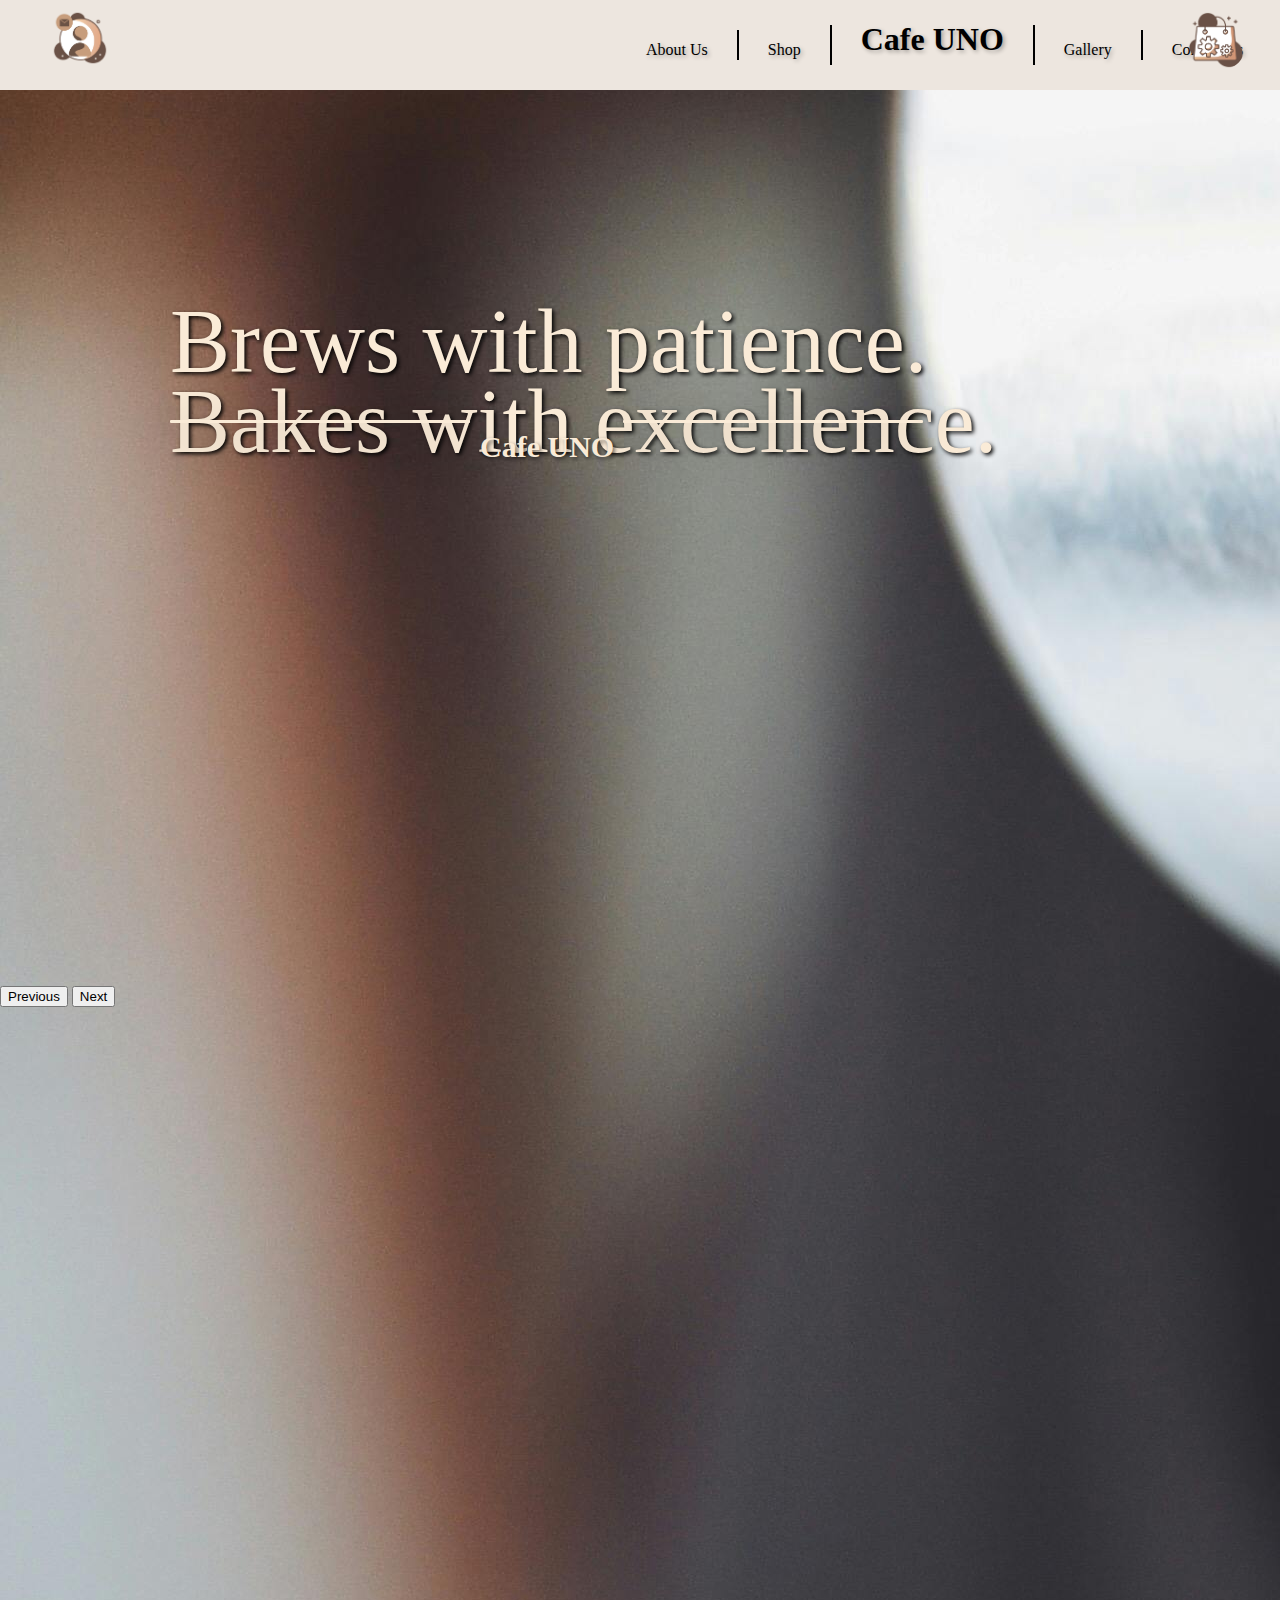
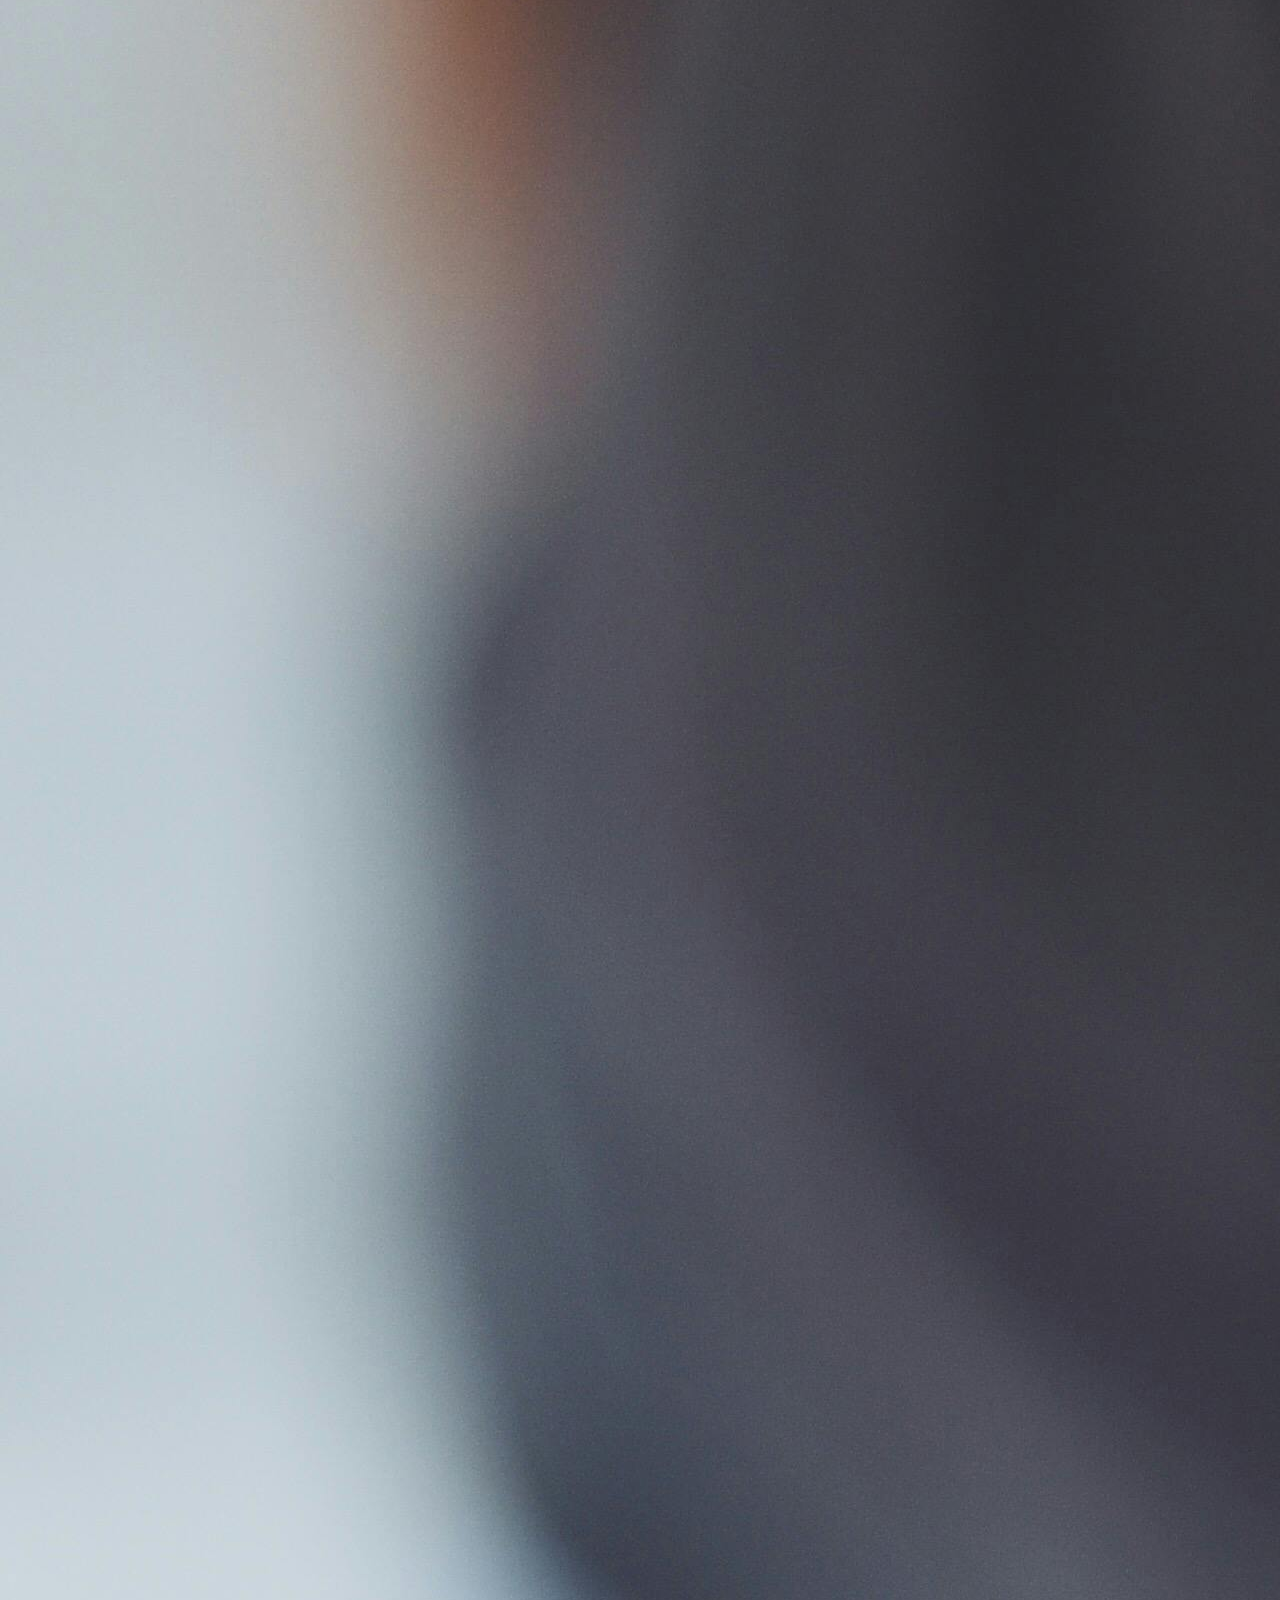
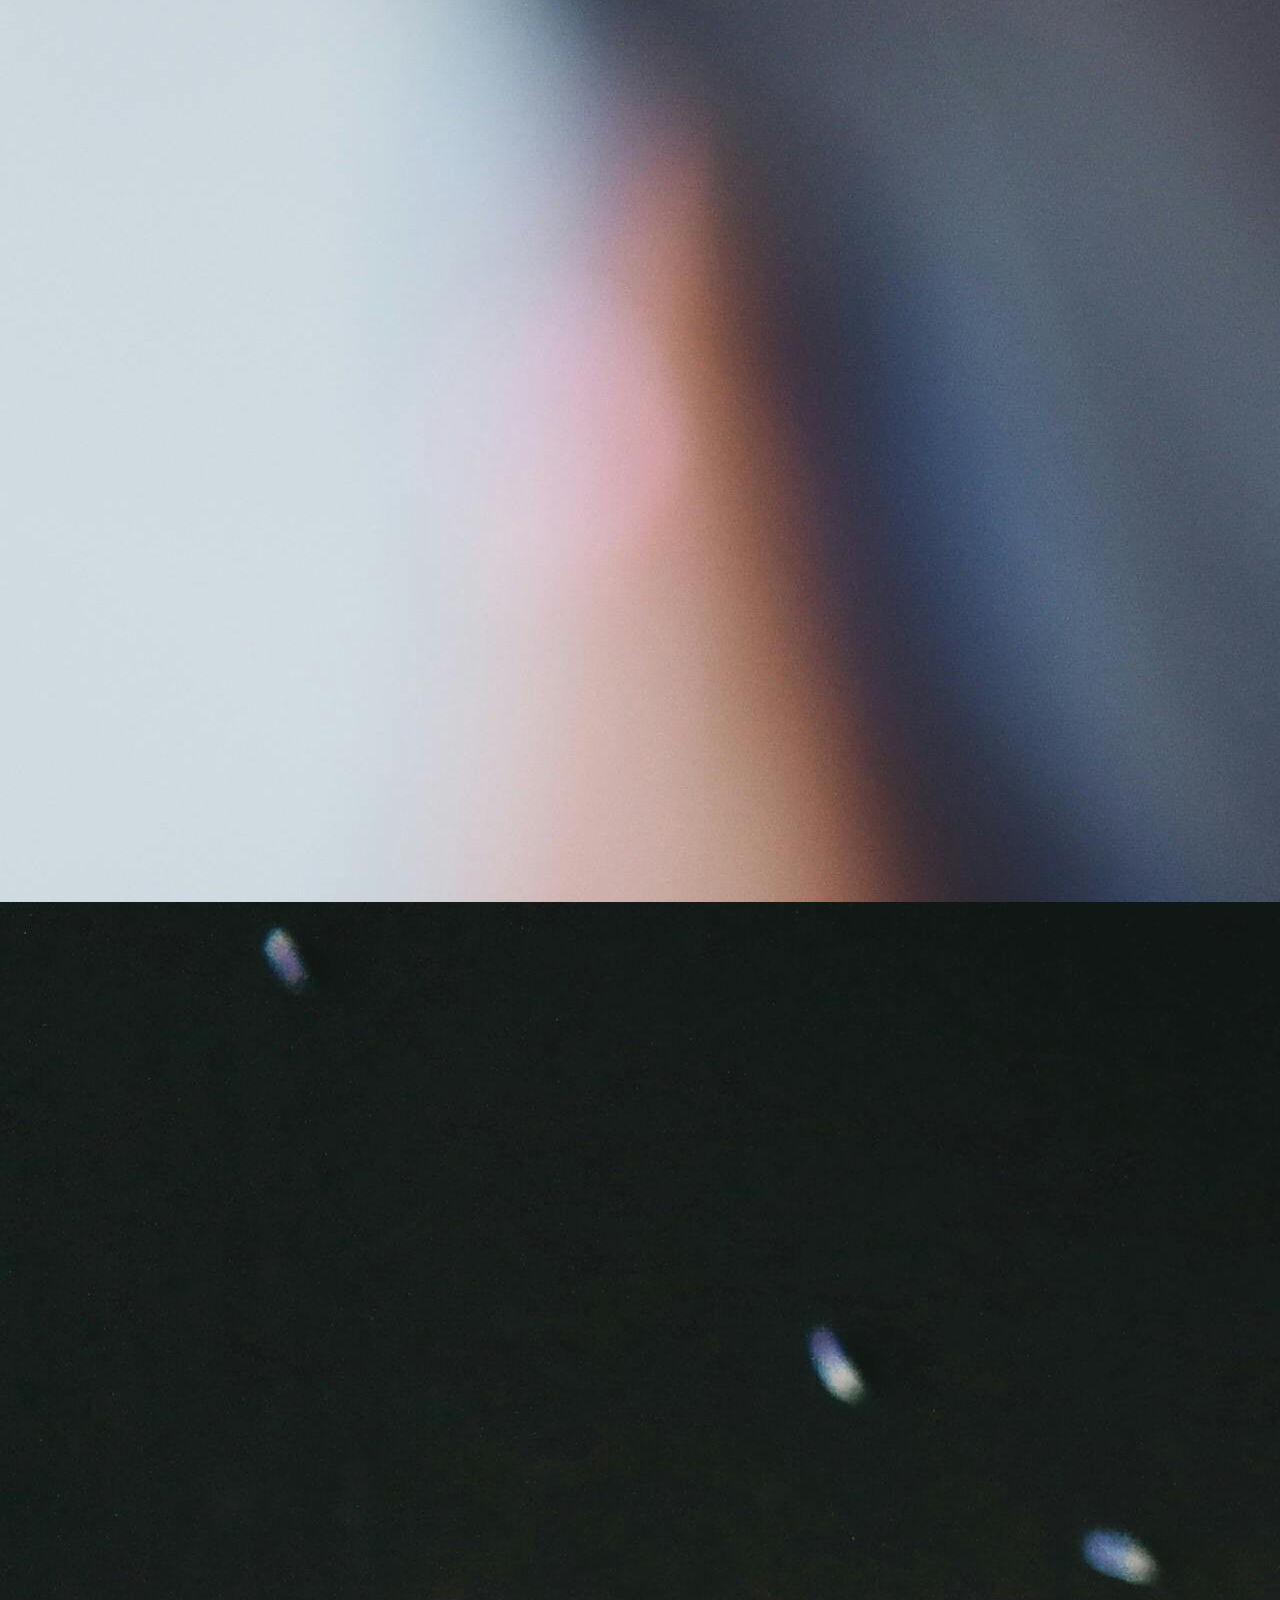
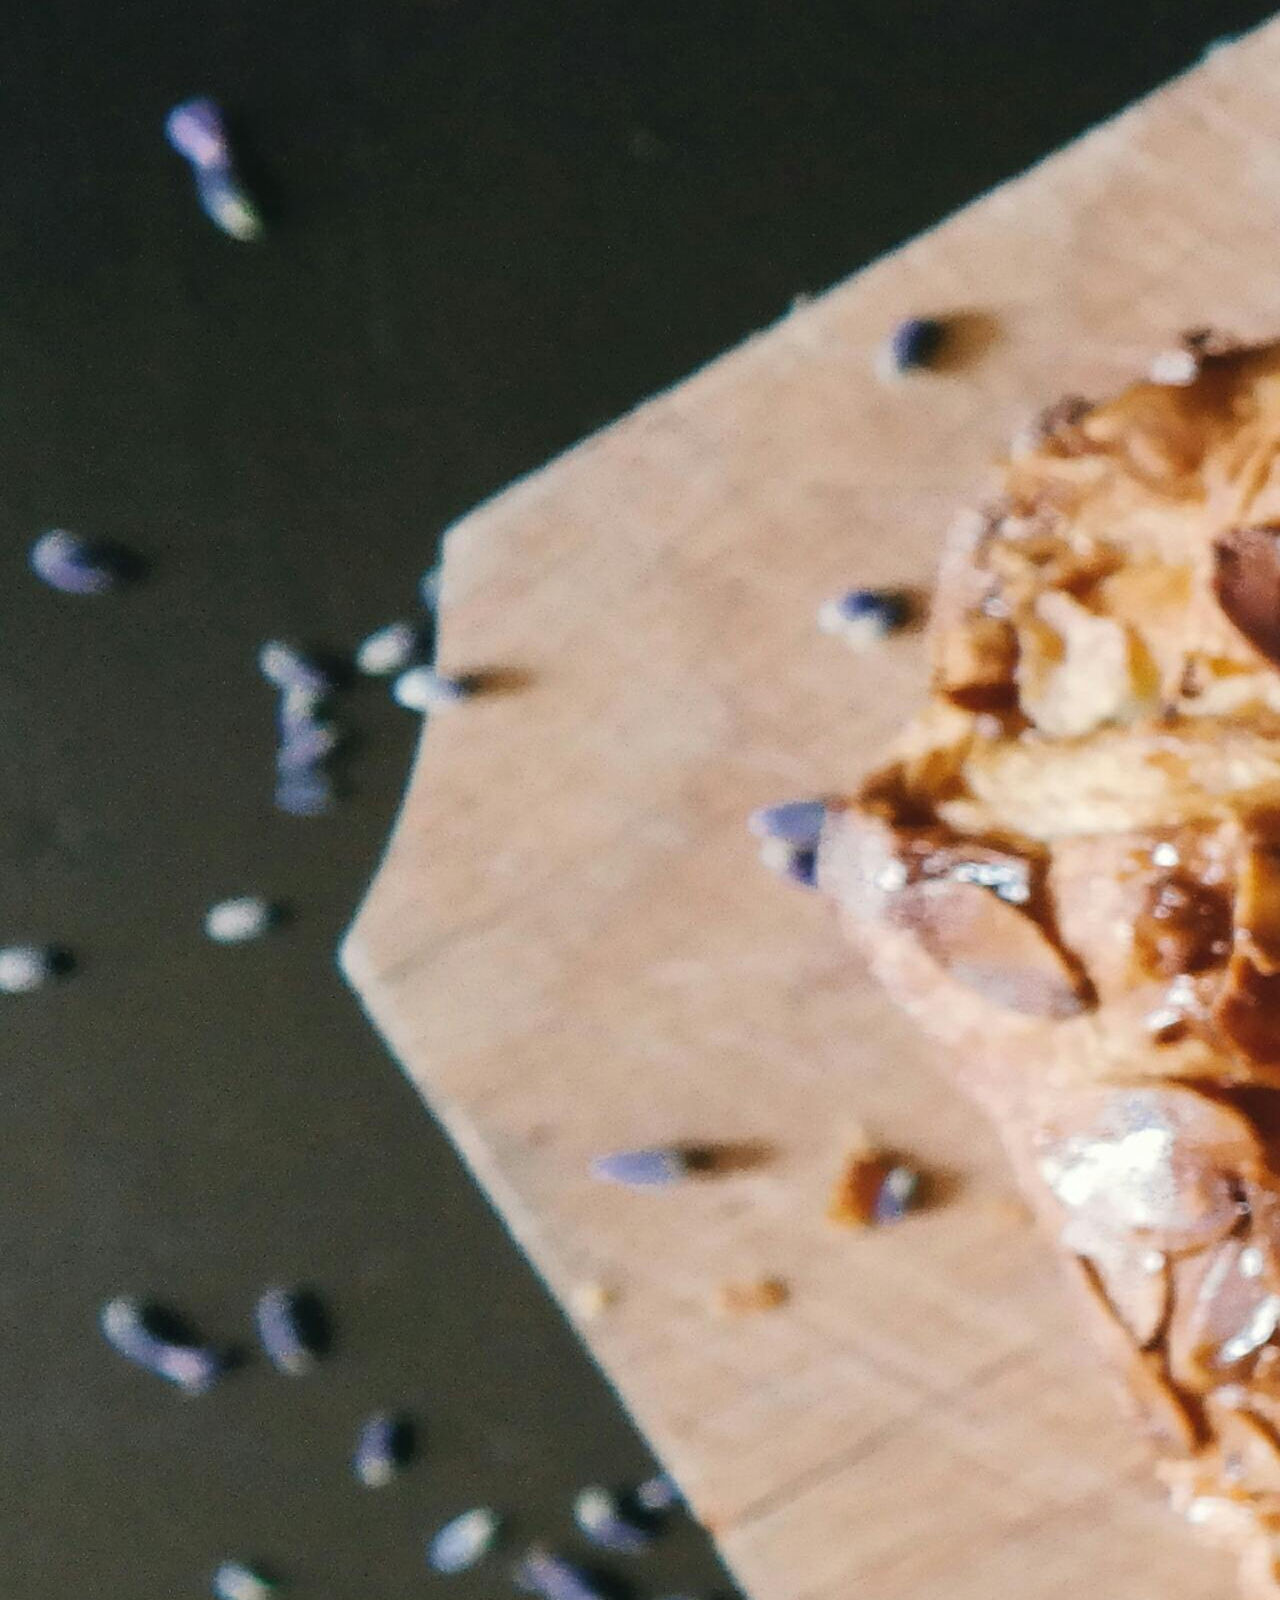
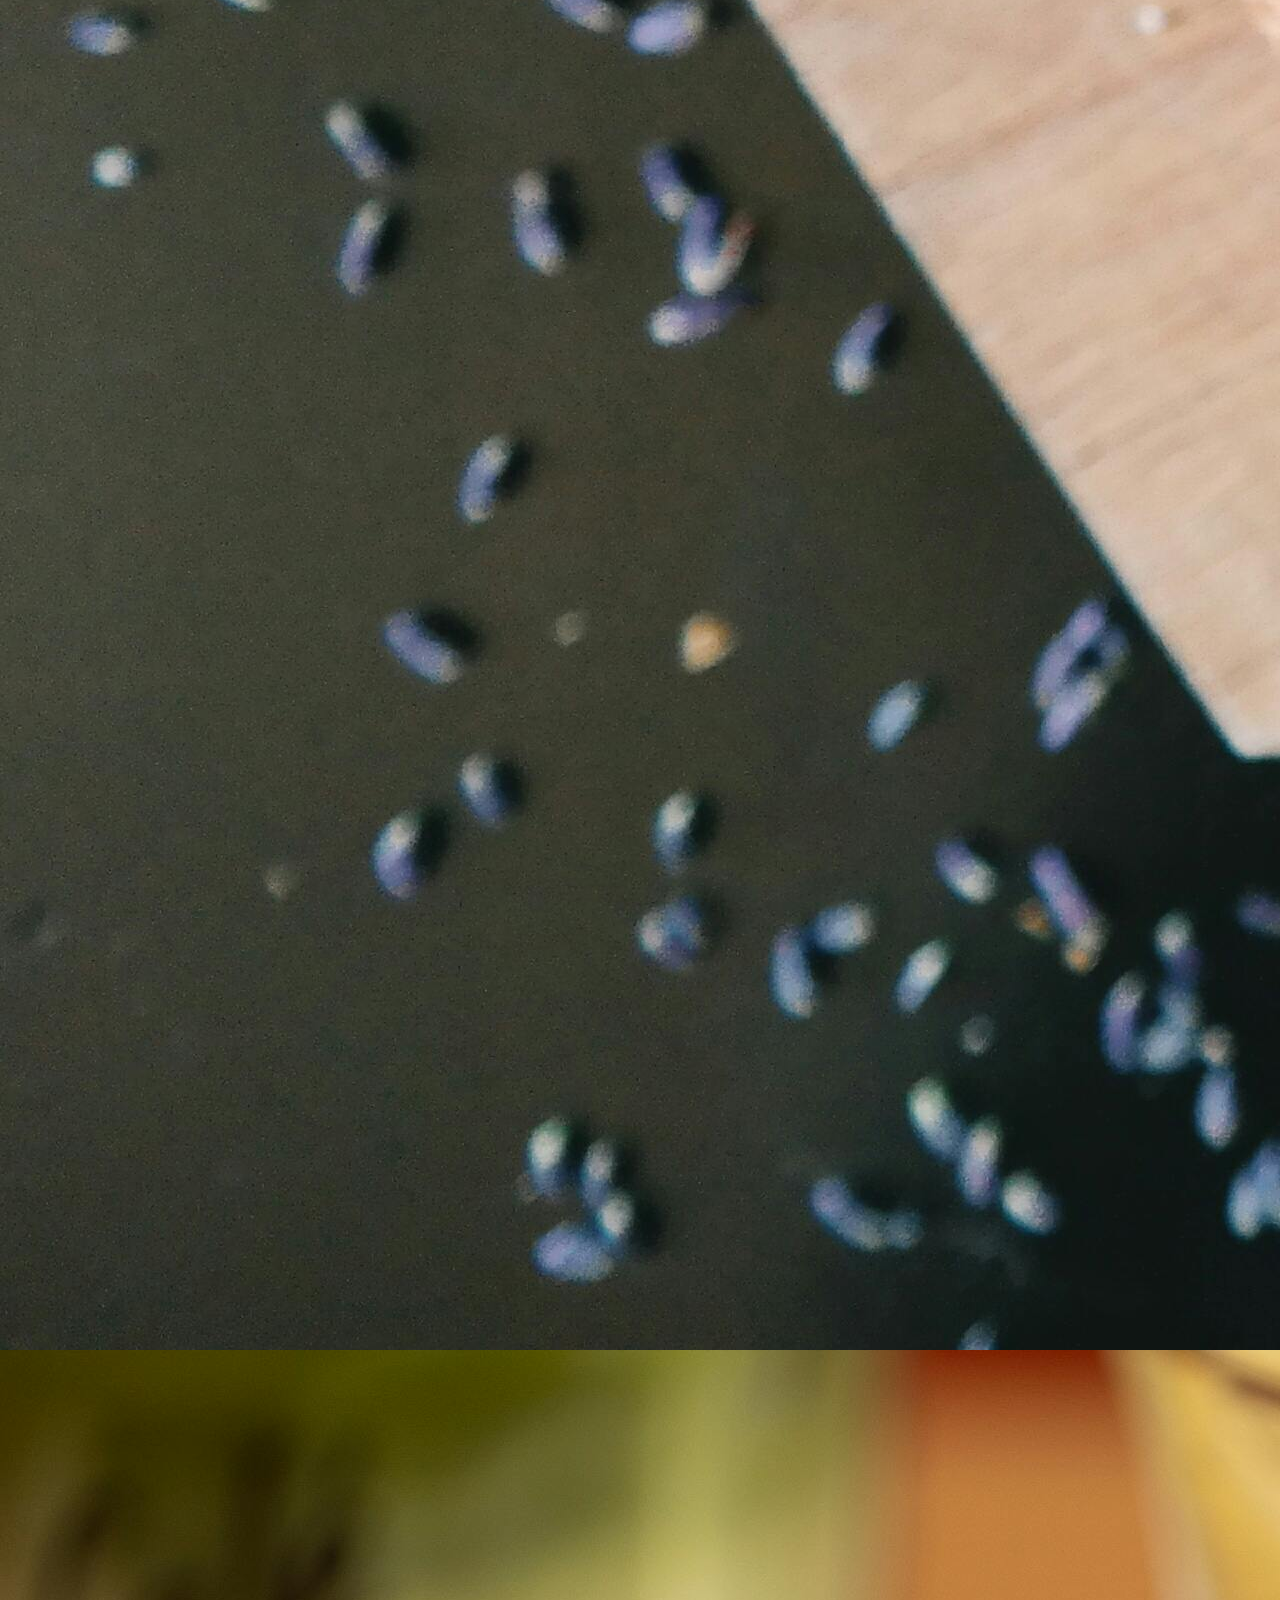
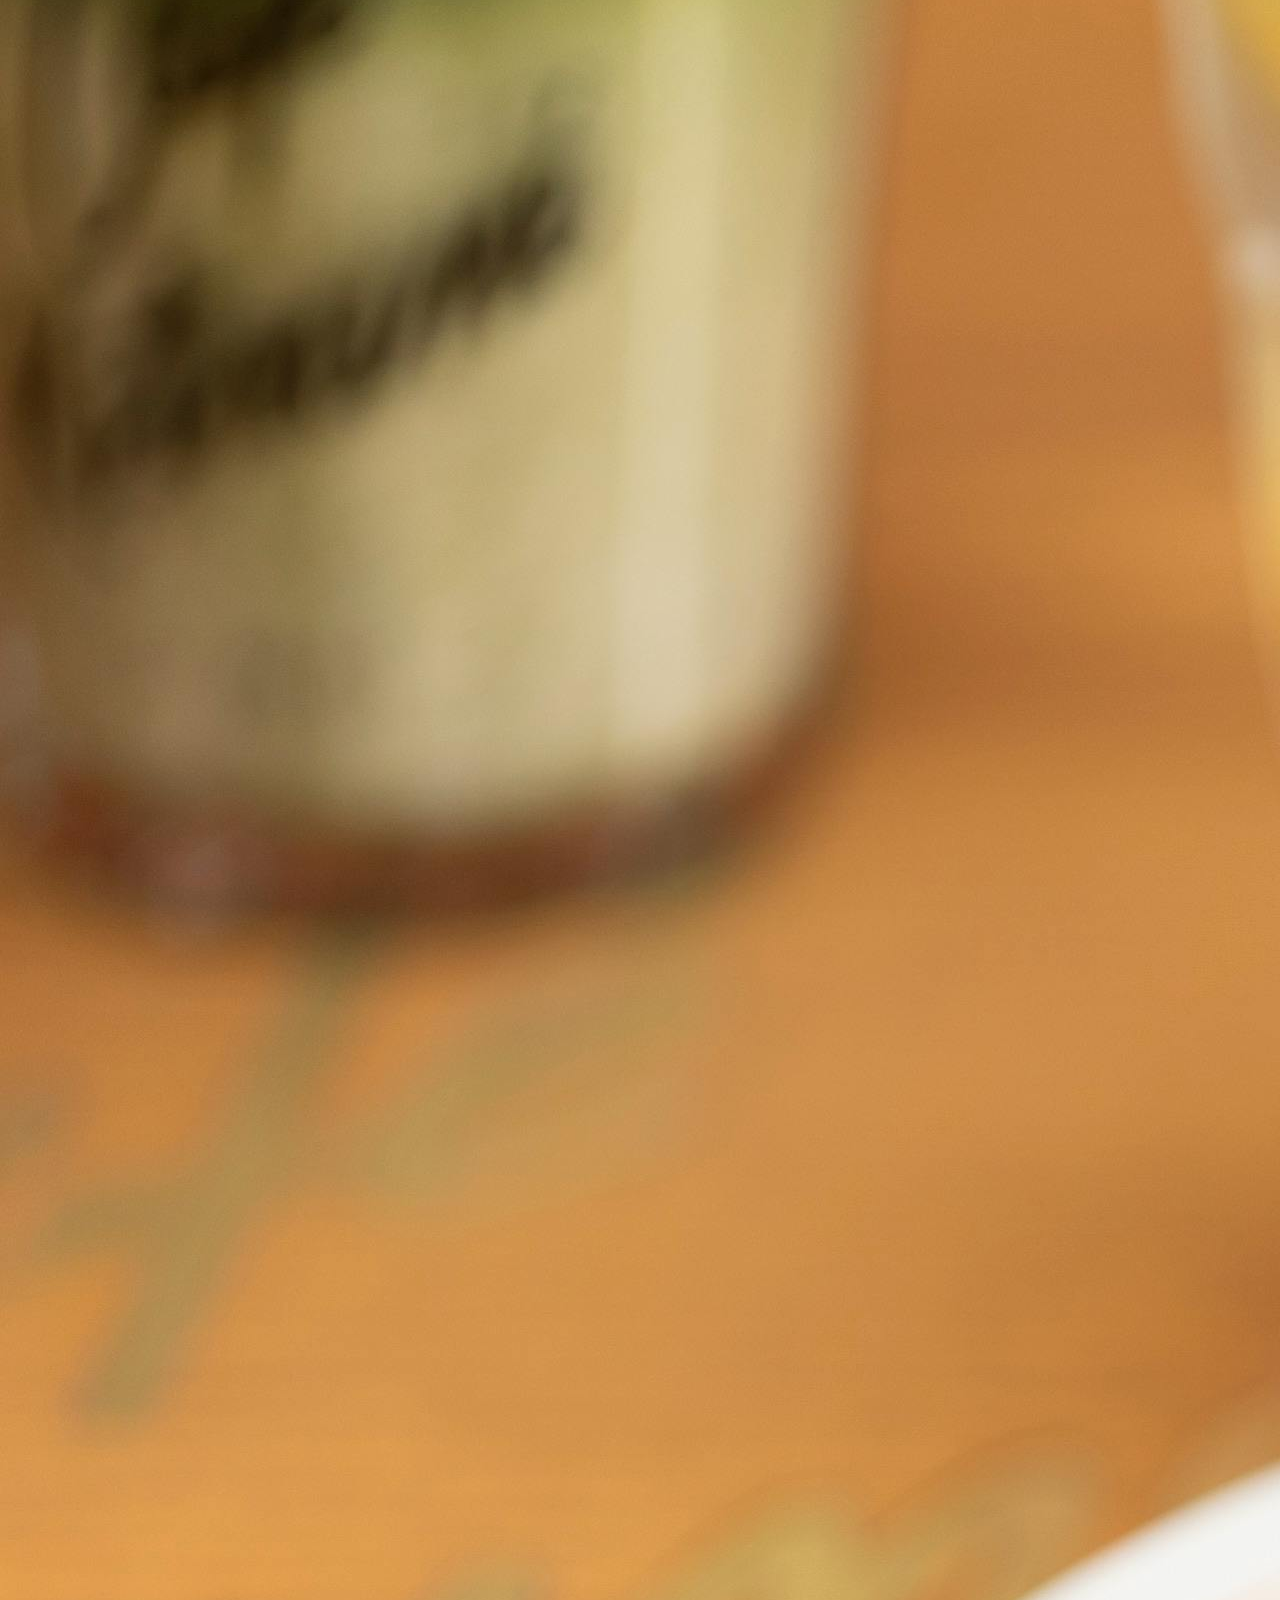
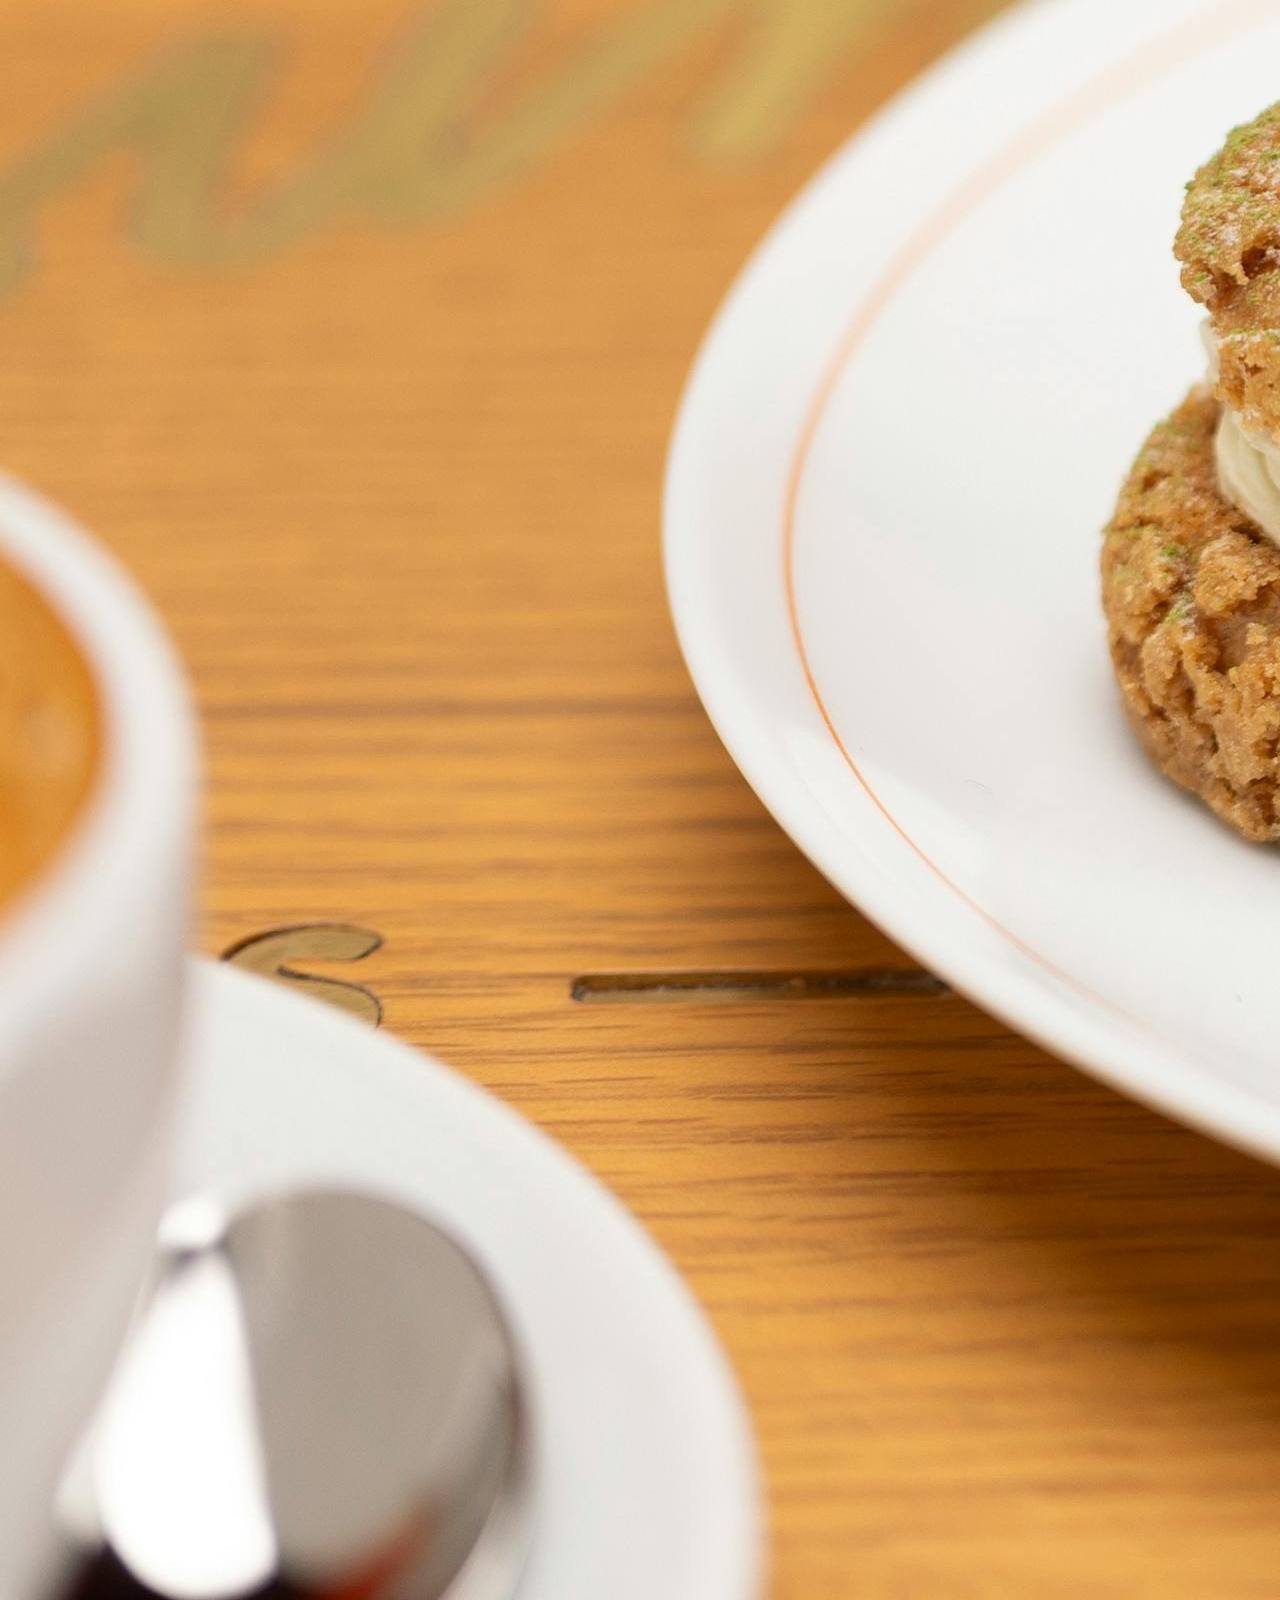
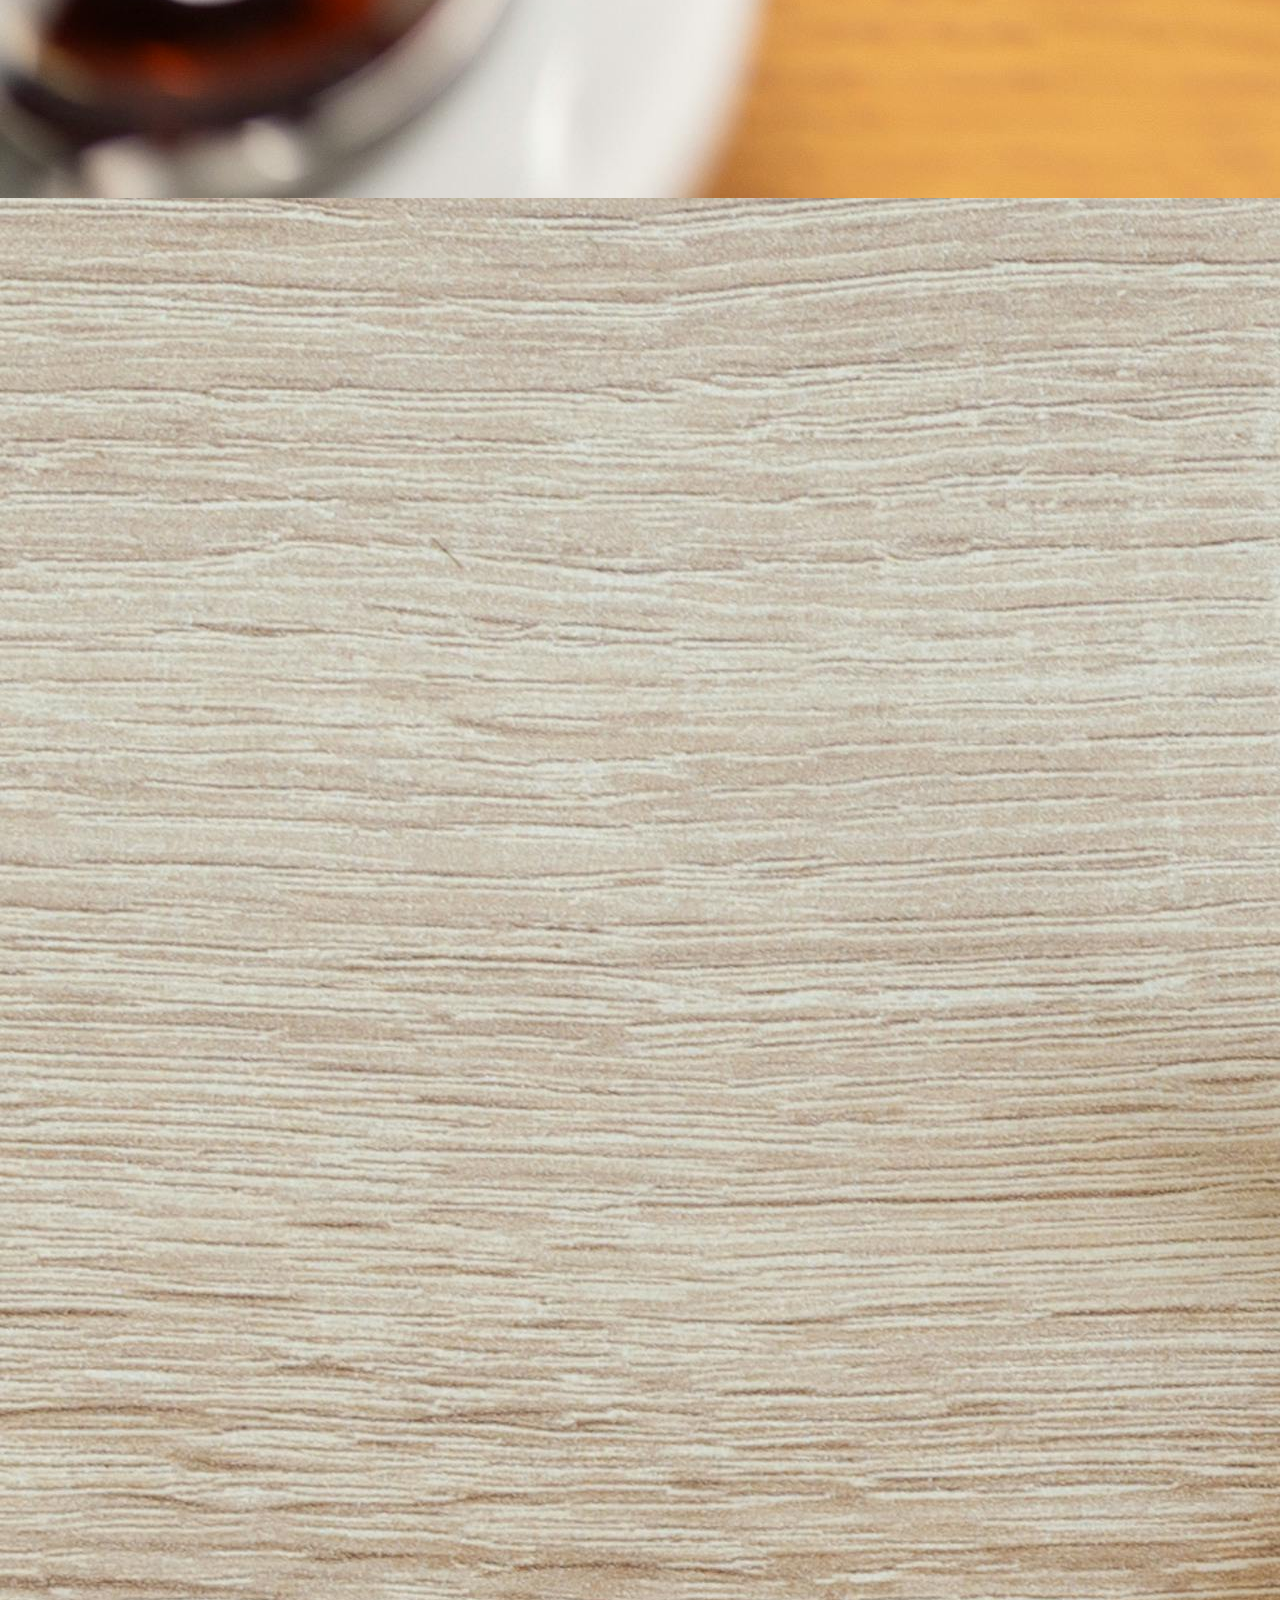
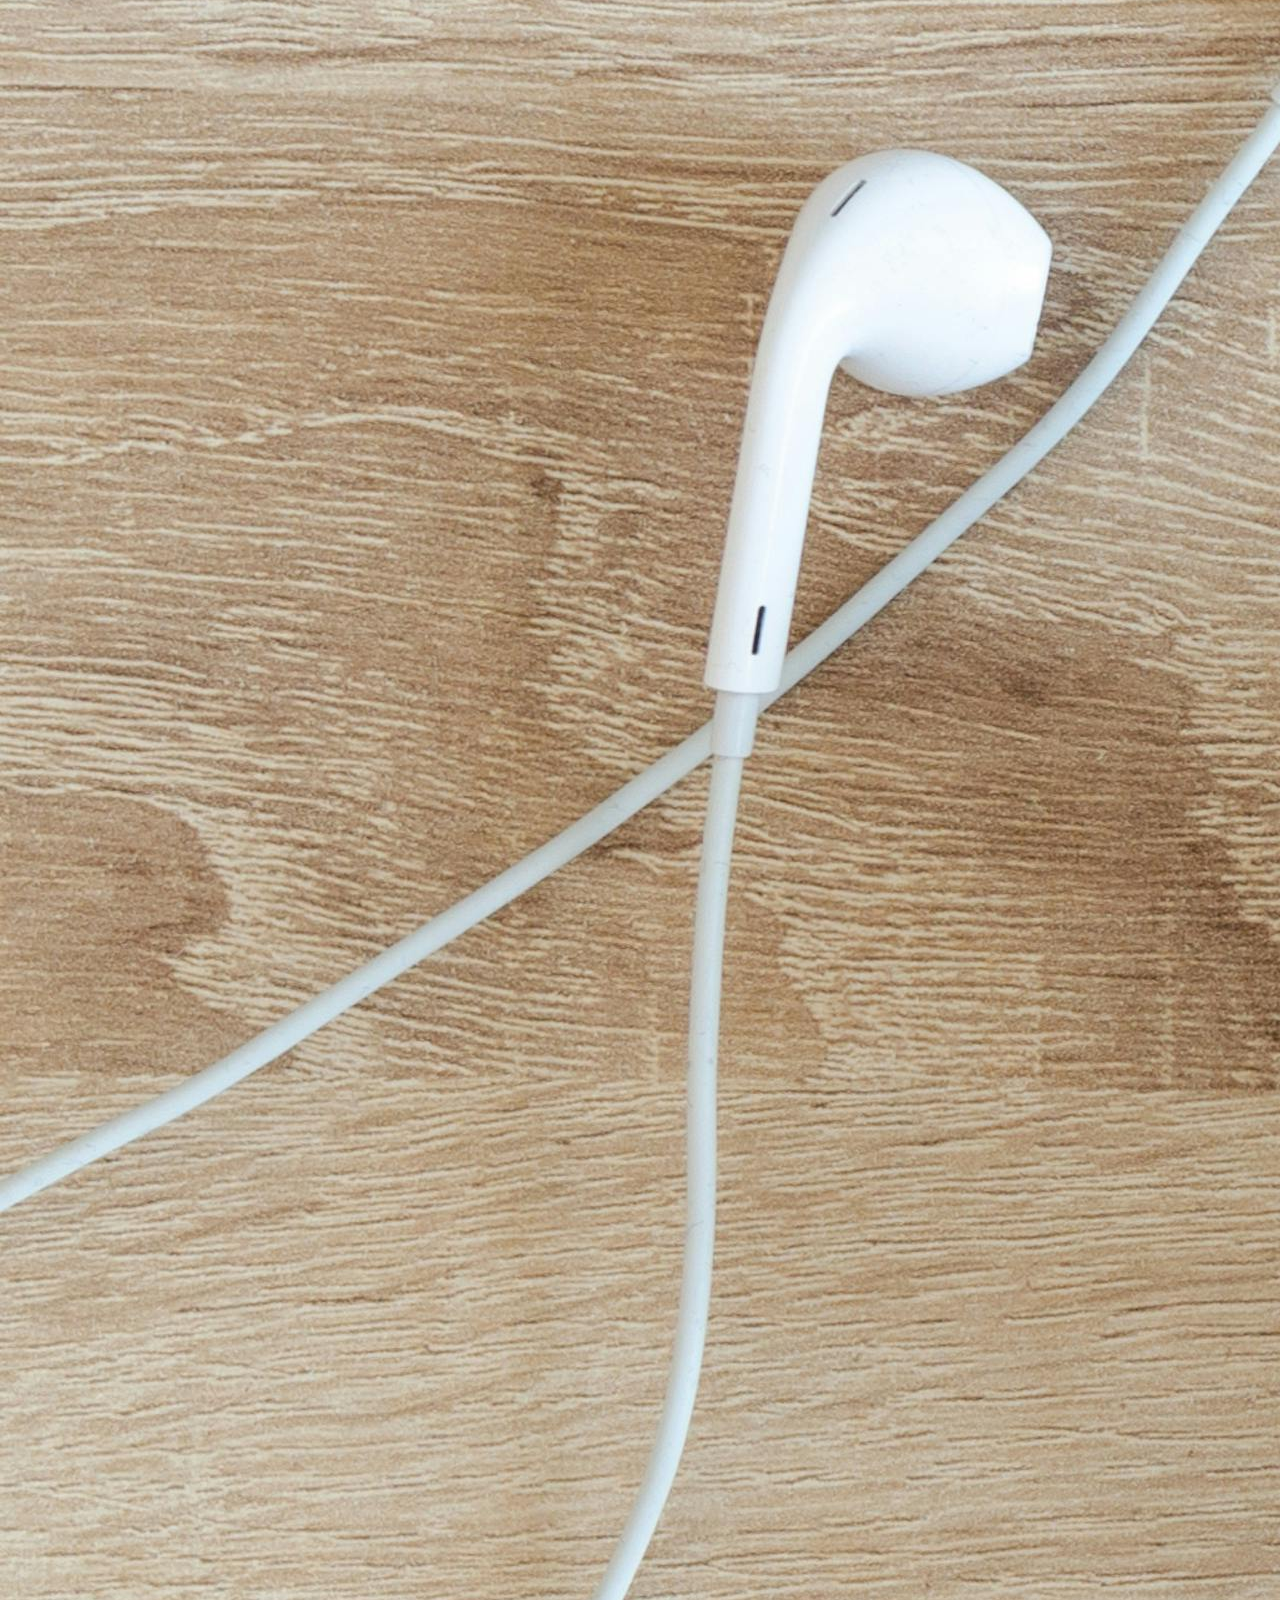
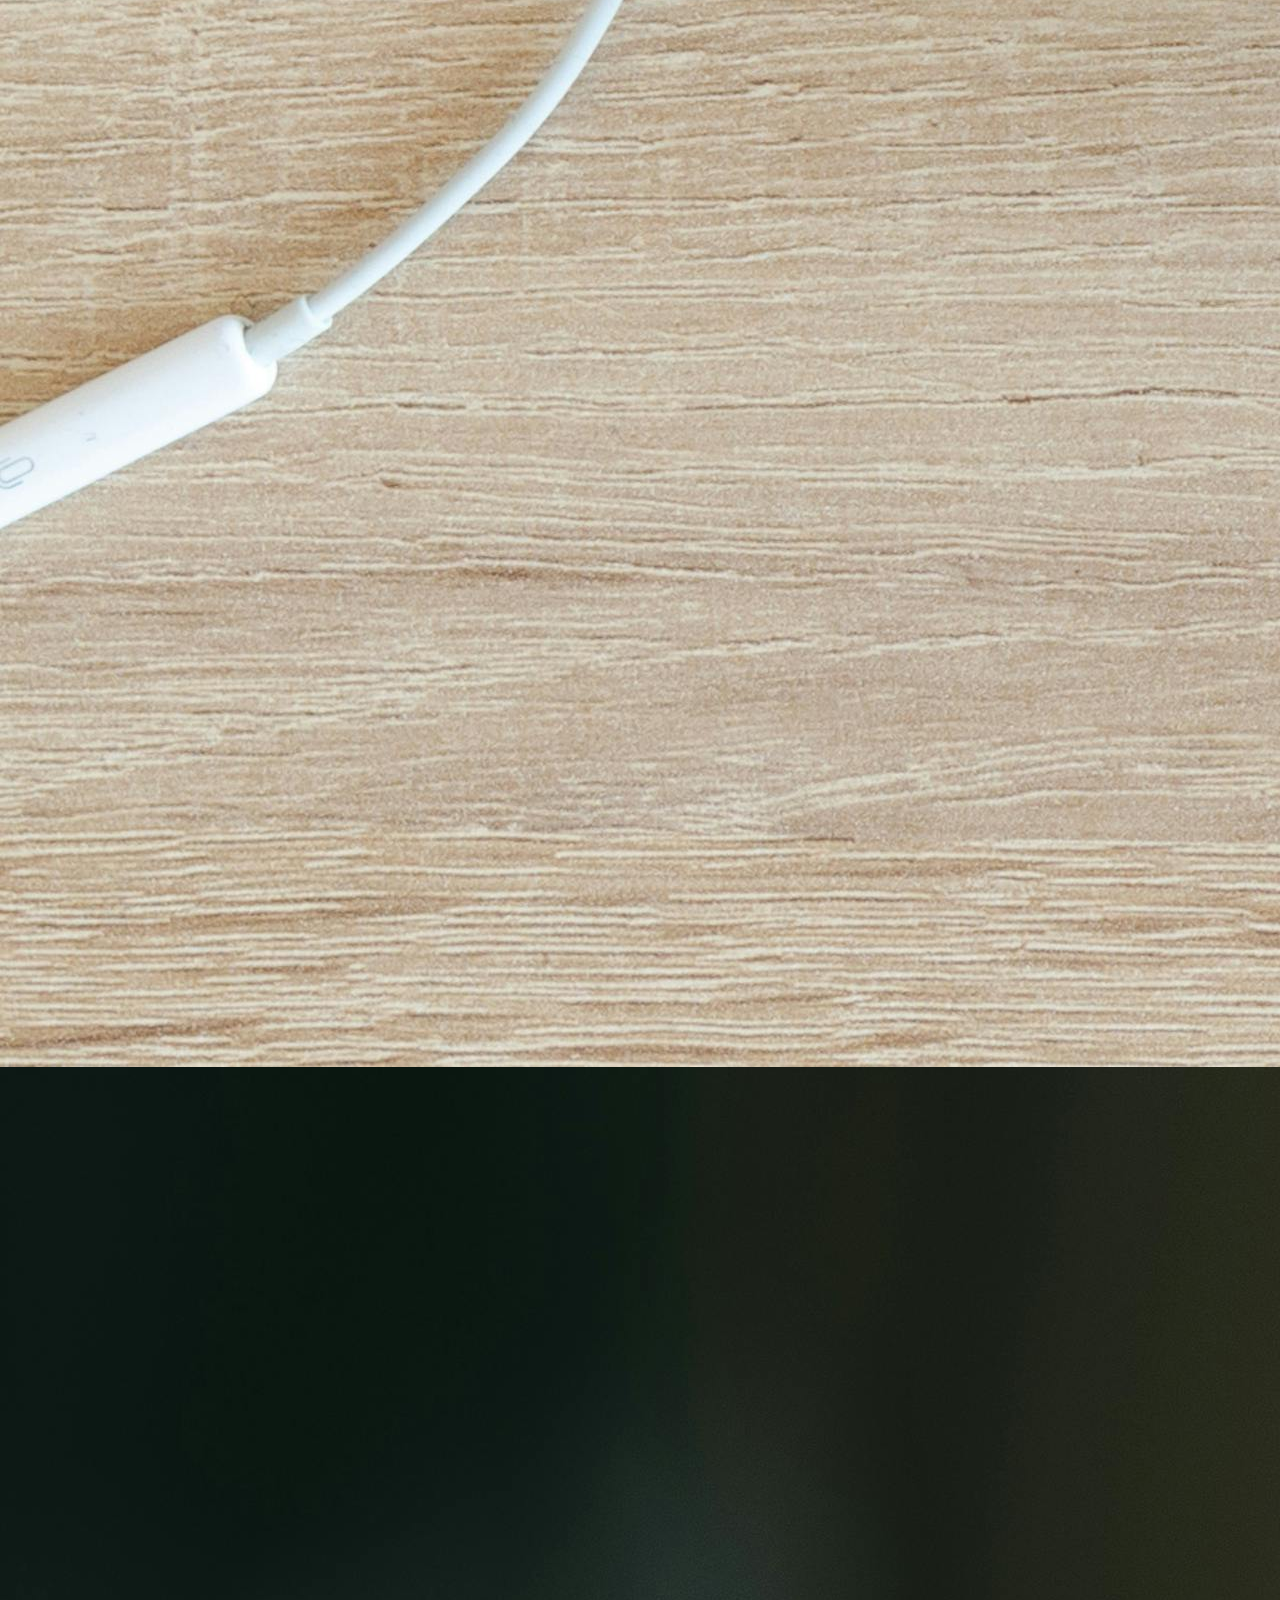
<file: APPDEV_HTML_FILE/index.html>
<!DOCTYPE hmtl>
<html>
    <head>
        <title>Cafe UNO home page</title>
        <link href="https://cdn.jsdelivr.net/npm/bootstrap@5.3.8/dist/css/bootstrap.min.css" rel="stylesheet" integrity="sha384-sRIl4kxILFvY47J16cr9ZwB07vP4J8+LH7qKQnuqkuIAvNWLzeN8tE5YBujZqJLB" crossorigin="anonymous">
        <link rel="stylesheet" href="CAFEunoCSS.css">
        <script src="https://cdn.jsdelivr.net/npm/@popperjs/core@2.11.8/dist/umd/popper.min.js" integrity="sha384-I7E8VVD/ismYTF4hNIPjVp/Zjvgyol6VFvRkX/vR+Vc4jQkC+hVqc2pM8ODewa9r" crossorigin="anonymous"></script>
        <script src="https://cdn.jsdelivr.net/npm/bootstrap@5.3.8/dist/js/bootstrap.min.js" integrity="sha384-G/EV+4j2dNv+tEPo3++6LCgdCROaejBqfUeNjuKAiuXbjrxilcCdDz6ZAVfHWe1Y" crossorigin="anonymous"></script>
    </head>
    <body>
        <!-- NAV BAR(DO NOT CHANGE) -->
        <div class="ThisNavBar">
            <div class="Profile"><a href=""><img src="552300228_1131780648375564_8779386387967795843_n.png" alt="Profile_Icon" class="Nav_ICONS"></a></div>

            <table>
                <tr>
                    <td>
                    <div class="AboutUs"><p><a class="nav_labels" href="cafe_aboutus.html">About Us</a></p></div>
                    <td> <div class="navLINE"></div></td>
                    </td> <td>
                    <div class="Shop"><p><a class="nav_labels" href="cafe_shop.html">Shop</p></a></div>
                    <td> <div class="navLINE2"></div></td>
                    </td> <td>
                    <div><a href="index.html"><h1 class="PageName">Cafe UNO </h1></a></div>
                    <td> <div class="navLINE2"></div></td>
                    </td> <td>
                    <div class="Gallery"><p><a class="nav_labels" href="cafe_gallery.html">Gallery </p></a></div>
                    <td> <div class="navLINE"></div></td>
                    </td> <td>
                    <div class="ContactUs"><p><a class="nav_labels" href="cafe_contacts.html">Contact Us</p></a></div>
                    </td>
                    
                </tr>
            </table>

            <div class="Menu"><a href=""><img src="552544367_1119980013628573_5628679217430505686_n.png" alt="Profile_Icon" class="Nav_ICONS"></a></div>
        </div>
        <br>






        <!-- *********** PUT YOUR CONTENTS HERE :) ********* -->
         
        <div class="IsBackground">
        <div id="carouselExampleInterval" class="carousel slide" data-bs-ride="carousel">
            <div class="carousel-indicators">
            <button type="button" data-bs-target="#carouselExampleIndicators" data-bs-slide-to="0" class="active" aria-current="true" aria-label="Slide 1"></button>
            <button type="button" data-bs-target="#carouselExampleIndicators" data-bs-slide-to="1" aria-label="Slide 2"></button>
            <button type="button" data-bs-target="#carouselExampleIndicators" data-bs-slide-to="2" aria-label="Slide 3"></button>
            <button type="button" data-bs-target="#carouselExampleIndicators" data-bs-slide-to="3" aria-label="Slide 4"></button>
            <button type="button" data-bs-target="#carouselExampleIndicators" data-bs-slide-to="4" aria-label="Slide 5"></button>
            </div>
            <div class="carousel-inner" id="Carousel_ONE">
                <div class="carousel-item active" data-bs-interval="10000">
                    <img src="Coffee3.jpg" class="d-block w-100" alt="Coffee Image">
                </div>
                <div class="carousel-item" data-bs-interval="2000">
                    <img src="Pastry2.jpg" class="d-block w-100" alt="Pastry Image">
                </div>
                <div class="carousel-item">
                    <img src="Pastry1.jpg" class="d-block w-100" alt="Pastry Image">
                </div>
                <div class="carousel-item" data-bs-interval="2000">
                    <img src="Coffee2.jpg" class="d-block w-100" alt="Coffee Image">
                </div>
                <div class="carousel-item">
                    <img src="Pastry3.jpg" class="d-block w-100" alt="Pastry Image">
                </div>
            </div>
            <button class="carousel-control-prev" type="button" data-bs-target="#carouselExampleInterval" data-bs-slide="prev">
                <span class="carousel-control-prev-icon" aria-hidden="true"></span>
                <span class="visually-hidden">Previous</span>
            </button>
            <button class="carousel-control-next"  type="button" data-bs-target="#carouselExampleInterval" data-bs-slide="next">
                <span class="carousel-control-next-icon" aria-hidden="true"></span>
                <span class="visually-hidden">Next</span>
            </button>
        </div>
        </div>

    <!-- overlayed content [1] -->
        <p class="P_1stSet">Brews with patience.</p>
        <p class="P_1stSet2">Bakes with excellence.</p>
        
        <div class="DivLINE1_first"></div>
            <h3 class="MidLineTEXT_first">Cafe UNO</h3>
        <div class="DivLINE2_first"></div>

        <img class="Overlay_img_1stSet" src="Pastry3.jpg" alt="Pastry Image">
        <button class="Button_1stSet">ORDER NOW</button>
    <!-- /overlayed content -->



        <div class="SecondPORTION">
            <!-- "---WHATS NEW---" -->
            <div class="SecondDIV_Home">
                <br><br>
                <div class="DivLINE1"></div>
                <h3 class="MidLineTEXT">What's new</h3>
                <div class="DivLINE2"></div>
            </div>

            
            <!-- LEFT-CAROUSEL -->
            <table>
                <tr>
                <td>
                <div class="Line_title_Container1">
                    <br><br>
                    <div class="DivLINE1_left"></div>
                    <h3 class="MidLineTEXT_left">Coffee</h3>
                    <div class="DivLINE2_left"></div>
                </div>
                </td> 

                <td>
                <div class="Line_title_Container2">
                    <br><br>
                    <div class="DivLINE1_right"></div>
                    <h3 class="MidLineTEXT_left">Pastries</h3>
                    <div class="DivLINE2_right"></div>
                </div>
                </td>
                </tr>


                <tr>
                <td>
                <div id="carouselExampleInterval2" class="carousel slide" data-bs-ride="carousel">
                    <div class="carousel-indicators">
                    <button type="button" data-bs-target="#carouselExampleIndicators" data-bs-slide-to="0" class="active" aria-current="true" aria-label="Slide 1"></button>
                    <button type="button" data-bs-target="#carouselExampleIndicators" data-bs-slide-to="1" aria-label="Slide 2"></button>
                    <button type="button" data-bs-target="#carouselExampleIndicators" data-bs-slide-to="2" aria-label="Slide 3"></button>
                    <button type="button" data-bs-target="#carouselExampleIndicators" data-bs-slide-to="3" aria-label="Slide 4"></button>
                    <button type="button" data-bs-target="#carouselExampleIndicators" data-bs-slide-to="4" aria-label="Slide 5"></button>
                    </div>
                    <div class="carousel-inner" id="Carousel_border">
                        <div class="carousel-item active" data-bs-interval="10000">
                            <img id="ImgID" src="COFFEEimg_1.jpg" class="d-block w-100" alt="Coffee Image">
                        </div>
                        <div class="carousel-item" data-bs-interval="2000">
                            <img id="ImgID" src="COFFEEimg_2.jpg" class="d-block w-100" alt="Coffee Image">
                        </div>
                        <div class="carousel-item">
                            <img id="ImgID" src="COFFEEimg_3.jpg" class="d-block w-100" alt="Coffee Image">
                        </div>
                        <div class="carousel-item" data-bs-interval="2000">
                            <img id="ImgID" src="COFFEEimg_4.jpg" class="d-block w-100" alt="Coffee Image">
                        </div>
                        <div class="carousel-item">
                            <img id="ImgID" src="COFFEE_5.jpg" class="d-block w-100" alt="Coffee Image">
                        </div>
                    </div>

                    <button class="carousel-control-prev" type="button" data-bs-target="#carouselExampleInterval2" data-bs-slide="prev">
                        <span class="carousel-control-prev-icon" aria-hidden="true"></span>
                        <span class="visually-hidden">Previous</span>
                    </button>
                    <button class="carousel-control-next"  type="button" data-bs-target="#carouselExampleInterval2" data-bs-slide="next">
                        <span class="carousel-control-next-icon" aria-hidden="true"></span>
                        <span class="visually-hidden">Next</span>
                    </button>
                </div>
                </td>



                <!-- RIGHT-CAROUSEL -->
                <td>
                <div id="carouselExampleInterval3" class="carousel slide" data-bs-ride="carousel">
                    <div class="carousel-indicators">
                    <button type="button" data-bs-target="#carouselExampleIndicators" data-bs-slide-to="0" class="active" aria-current="true" aria-label="Slide 1"></button>
                    <button type="button" data-bs-target="#carouselExampleIndicators" data-bs-slide-to="1" aria-label="Slide 2"></button>
                    <button type="button" data-bs-target="#carouselExampleIndicators" data-bs-slide-to="2" aria-label="Slide 3"></button>
                    <button type="button" data-bs-target="#carouselExampleIndicators" data-bs-slide-to="3" aria-label="Slide 4"></button>
                    <button type="button" data-bs-target="#carouselExampleIndicators" data-bs-slide-to="4" aria-label="Slide 5"></button>
                    </div>
                    <div class="carousel-inner" id="Carousel_border">
                        <div class="carousel-item active" data-bs-interval="10000">
                            <img id="ImgID" src="PASTRYimg_1.jpg" class="d-block w-100" alt="Coffee Image">
                        </div>
                        <div class="carousel-item" data-bs-interval="2000">
                            <img id="ImgID" src="PASTRYimg_2.jpg" class="d-block w-100" alt="Pastry Image">
                        </div>
                        <div class="carousel-item">
                            <img id="ImgID" src="PASTRYimg_3.jpg" class="d-block w-100" alt="Pastry Image">
                        </div>
                        <div class="carousel-item" data-bs-interval="2000">
                            <img id="ImgID" src="PASTRYimg_4.jpg" class="d-block w-100" alt="Coffee Image">
                        </div>
                        <div class="carousel-item">
                            <img id="ImgID" src="PASTRYimg_5.jpg" class="d-block w-100" alt="Pastry Image">
                        </div>
                    </div>

                    <button class="carousel-control-prev" type="button" data-bs-target="#carouselExampleInterval3" data-bs-slide="prev">
                        <span class="carousel-control-prev-icon" aria-hidden="true"></span>
                        <span class="visually-hidden">Previous</span>
                    </button>
                    <button class="carousel-control-next"  type="button" data-bs-target="#carouselExampleInterval3" data-bs-slide="next">
                        <span class="carousel-control-next-icon" aria-hidden="true"></span>
                        <span class="visually-hidden">Next</span>
                    </button>
                </div>
                </td>
                </tr>
            </table>
        </div>
        
        <!-- ******************************************** -->



        <!-- THIRD PORTION -->

        <div class="ThirdPortion">
            <!-- "---LEARN MORE---" -->
            <div class="SecondDIV_Home">
                <br>
                <div class="DivLINE3"></div>
                <h3 class="MidLineTEXT_third">Learn more</h3>
                <div class="DivLINE4"></div>
            </div>

            <br>
            
            <!-- LEFT-CAROUSEL -->
            <table>
            <tr>
                <td>
                <div id="carouselExampleInterval4" class="carousel slide" data-bs-ride="carousel">
                    <div class="carousel-indicators">
                    <button type="button" data-bs-target="#carouselExampleIndicators" data-bs-slide-to="0" class="active" aria-current="true" aria-label="Slide 1"></button>
                    <button type="button" data-bs-target="#carouselExampleIndicators" data-bs-slide-to="1" aria-label="Slide 2"></button>
                    <button type="button" data-bs-target="#carouselExampleIndicators" data-bs-slide-to="2" aria-label="Slide 3"></button>
                    <button type="button" data-bs-target="#carouselExampleIndicators" data-bs-slide-to="3" aria-label="Slide 4"></button>
                    <button type="button" data-bs-target="#carouselExampleIndicators" data-bs-slide-to="4" aria-label="Slide 5"></button>
                    </div>
                    <div id="Carousel_border3" class="carousel-inner">
                        <div class="carousel-item active" data-bs-interval="10000">
                            <img id="ImgID" src="BEAN_1.jpg" class="d-block w-100" alt="Coffee Image">
                        </div>
                        <div class="carousel-item" data-bs-interval="2000">
                            <img id="ImgID" src="BEAN_2.jpg" class="d-block w-100" alt="Pastry Image">
                        </div>
                        <div class="carousel-item">
                            <img id="ImgID" src="BEAN_3.jpg" class="d-block w-100" alt="Pastry Image">
                        </div>
                        <div class="carousel-item" data-bs-interval="2000">
                            <img id="ImgID" src="BEAN_4.jpg" class="d-block w-100" alt="Coffee Image">
                        </div>
                        <div class="carousel-item">
                            <img id="ImgID" src="BEAN_5.jpg" class="d-block w-100" alt="Pastry Image">
                        </div>
                    </div>

                    <button class="carousel-control-prev" type="button" data-bs-target="#carouselExampleInterval4" data-bs-slide="prev">
                        <span class="carousel-control-prev-icon" aria-hidden="true"></span>
                        <span class="visually-hidden">Previous</span>
                    </button>
                    <button class="carousel-control-next"  type="button" data-bs-target="#carouselExampleInterval4" data-bs-slide="next">
                        <span class="carousel-control-next-icon" aria-hidden="true"></span>
                        <span class="visually-hidden">Next</span>
                    </button>
                </div>
                </td>

                <td class="tdBLOCK">
                    <div class="VerticalLINE"></div>
                </td>

                <td>
                <div class="Line_title_Container3">
                    <p class="MidLineTEXT_LearnMORE1">
                        Together with our masterful bakers, we create extravagant pieces of scrumptious bread and pastries.
                        Each ingredient is perfectly measured, carefully kneaded, patiently raised, and beautifully baked to be freshly served to our valued customers.
                        Every bread and pastry is made with love and passion to deliver the full extent of delights on each bite.
                    </p>
                    <p class="MidLineTEXT_LearnMORE1">
                        All of these baked products are perfectly made and will surely match every customers cravings.
                        Along with our coffee products, it will be a peak memorable experience to have through filling your stomach,
                        satisfying your taste, and creating beautiful experience.
                    </p>
                </div>
                </td>
            </tr>


            <tr>
                <td>
                <div class="Line_title_Container4">
                    <p class="MidLineTEXT_LearnMORE2">
                        We offer exquisite quality of coffee, from different varieties of coffee beans.
                        Harvested from different regions of the country along with imported high quality coffee beans.
                        Cafe UNO carefully picks and extracts the pure richness of each patiently roasted beans to deliver
                        unparralleled taste of experience from each sip and smell of aroma.</p>

                    <p class="MidLineTEXT_LearnMORE2">
                        We value every coffee bean as much as we value the experience of our customers. 
                        Because we believe that all customers seeks the soul of the perfect coffee.
                        </p>
                </div>
                </td>


                <td class="tdBLOCK">
                    <div class="VerticalLINE"></div>
                </td>

            <!-- RIGHT-CAROUSEL -->
                <td>
                <div id="carouselExampleInterval5" class="carousel slide" data-bs-ride="carousel">
                    <div class="carousel-indicators">
                    <button type="button" data-bs-target="#carouselExampleIndicators" data-bs-slide-to="0" class="active" aria-current="true" aria-label="Slide 1"></button>
                    <button type="button" data-bs-target="#carouselExampleIndicators" data-bs-slide-to="1" aria-label="Slide 2"></button>
                    <button type="button" data-bs-target="#carouselExampleIndicators" data-bs-slide-to="2" aria-label="Slide 3"></button>
                    <button type="button" data-bs-target="#carouselExampleIndicators" data-bs-slide-to="3" aria-label="Slide 4"></button>
                    <button type="button" data-bs-target="#carouselExampleIndicators" data-bs-slide-to="4" aria-label="Slide 5"></button>
                    </div>
                    <div class="carousel-inner" id="Carousel_border4">
                        <div class="carousel-item active" data-bs-interval="10000">
                            <img id="ImgID" src="INGR_1.jpg" class="d-block w-100" alt="Coffee Image">
                        </div>
                        <div class="carousel-item" data-bs-interval="2000">
                            <img id="ImgID" src="INGR_2.jpg" class="d-block w-100" alt="Pastry Image">
                        </div>
                        <div class="carousel-item">
                            <img id="ImgID" src="INGR_3.jpg" class="d-block w-100" alt="Pastry Image">
                        </div>
                        <div class="carousel-item" data-bs-interval="2000">
                            <img id="ImgID" src="INGR_4.jpg" class="d-block w-100" alt="Coffee Image">
                        </div>
                        <div class="carousel-item">
                            <img id="ImgID" src="INGR_5.jpg" class="d-block w-100" alt="Pastry Image">
                        </div>
                    </div>

                    <button class="carousel-control-prev" type="button" data-bs-target="#carouselExampleInterval5" data-bs-slide="prev">
                        <span class="carousel-control-prev-icon" aria-hidden="true"></span>
                        <span class="visually-hidden">Previous</span>
                    </button>
                    <button class="carousel-control-next"  type="button" data-bs-target="#carouselExampleInterval5" data-bs-slide="next">
                        <span class="carousel-control-next-icon" aria-hidden="true"></span>
                        <span class="visually-hidden">Next</span>
                    </button>
                </div>
                </td>
            </tr>
            </table>
        </div>




        <!-- FOOTER BAR (DO NOT CHANGE) -->
        <div class="FooterBar">
            
            <div class="FootDiv1">
                <div class="ImgDiv">
                    <center><a href=""><img src="gmail.png" class="Footer1GoogleIMG" alt="Google Image"></a></center>
                </div>
                <div>
                    <center><h3 class="ConnectTEXT">Connect with Gmail</h3></center>
                </div>
                <div class="GmailTEXTfield">
                    <center><input type="text" class="GmailINPUT"></center>
                </div>
                
            </div>

            <div class="FootDiv2">
                    <div class="Footer_top_label">
                        <center><h2 class="ConnectTEXT">Connect with Us</h2></center>
                    </div>

                    <div class="VerticalDIV_F">
                        <a href="">
                        <div class="IMG_Footer_Horizontal_div">
                            <img src="email.png" class="Footer_ICONS" alt="GmailICON">
                        </div>
                        <div class="P_Footer_div">
                            <p class="P_IconLabel">Gmail</p>
                        </div>
                        </a>
                    </div>
                        

                    <div class="VerticalDIV_F">
                        <a href="">
                        <div class="IMG_Footer_Horizontal_div">
                            <img src="chat-box.png" class="Footer_ICONS" alt="SMS_ICON">
                        </div>
                        <div class="P_Footer_div">
                            <p class="P_IconLabel">SMS</p>
                        </div>
                        </a>
                    </div>

                    <div class="VerticalDIV_F">
                        <a href="">
                        <div class="IMG_Footer_Horizontal_div">
                            <img src="facebook (1).png" class="Footer_ICONS" alt="FacebookICON">
                        </div>
                        <div class="P_Footer_div">
                            <p class="P_IconLabel">Facebook</p>
                        </div>
                        </a>
                    </div>
            </div>

            <div class="FootDiv3">
                <div class="Footer_top_label">
                        <center><h2 class="ConnectTEXT">Learn more about Us</h2></center>
                    </div>

                    <div class="VerticalDIV_F">
                        <a href="">
                        <div class="IMG_Footer_Horizontal_div">
                            <img src="binance.png" class="Footer_ICONS" alt="CryptoICON">
                        </div>
                        <div class="P_Footer_div">
                            <p class="P_IconLabel">Crypto</p>
                        </div>
                        </a>
                    </div>
                        

                    <div class="VerticalDIV_F">
                        <a href="">
                        <div class="IMG_Footer_Horizontal_div">
                            <img src="coding (1).png" class="Footer_ICONS" alt="Developers_ICON">
                        </div>
                        <div class="P_Footer_div">
                            <p class="P_IconLabel">Developers</p>
                        </div>
                        </a>
                    </div>

                    <div class="VerticalDIV_F">
                        <a href="">
                        <div class="IMG_Footer_Horizontal_div">
                            <img src="information-button.png" class="Footer_ICONS" alt="AboutUSICON">
                        </div>
                        <div class="P_Footer_div">
                            <p class="P_IconLabel">About Us</p>
                        </div>
                        </a>
                    </div>
            </div>

            <div class="FootDiv4">
                <br>
                <br>
                <br>
                <br>
                    <div class="VerticalDIV_F">
                        <a href="">
                        <div class="IMG_Footer_Horizontal_div">
                            <a href=""><img src="share.png" class="Footer_ICONS" alt="ShareICON"></a>
                        </div>
                        <div class="P_Footer_div">
                            <p class="P_IconLabel">Share</p>
                        </div>
                        </a>
                    </div>
            </div>

            <div class="FootDiv5">

                <div class="ConnectTEXT">
                    <center><h2 class="ConnectTEXT">Download the app</h2></center>
                </div>
                <div class="ImgDiv">
                    <center><img src="qr-code.png" class="Footer1GoogleIMG" alt="Google Image"></center>
                </div>
                
            </div>
        </div>
    </body>
</html>
</file>
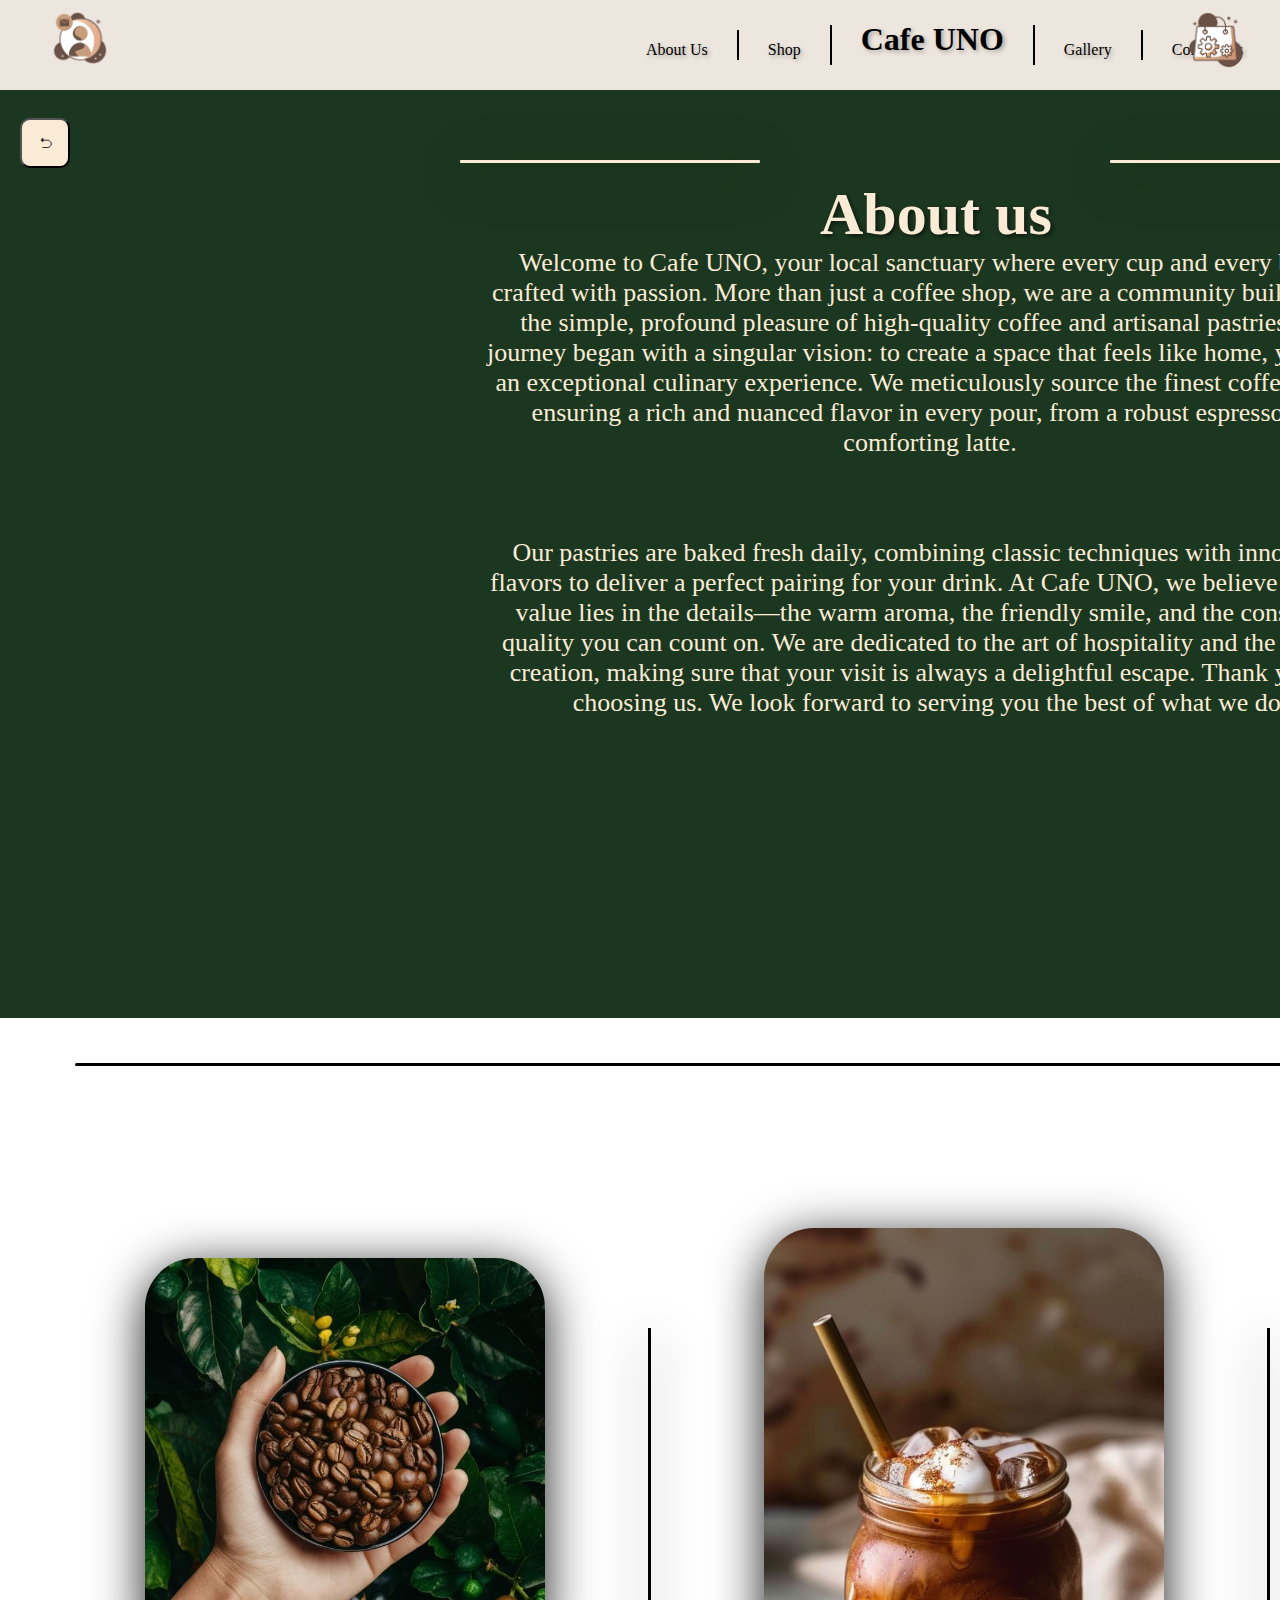
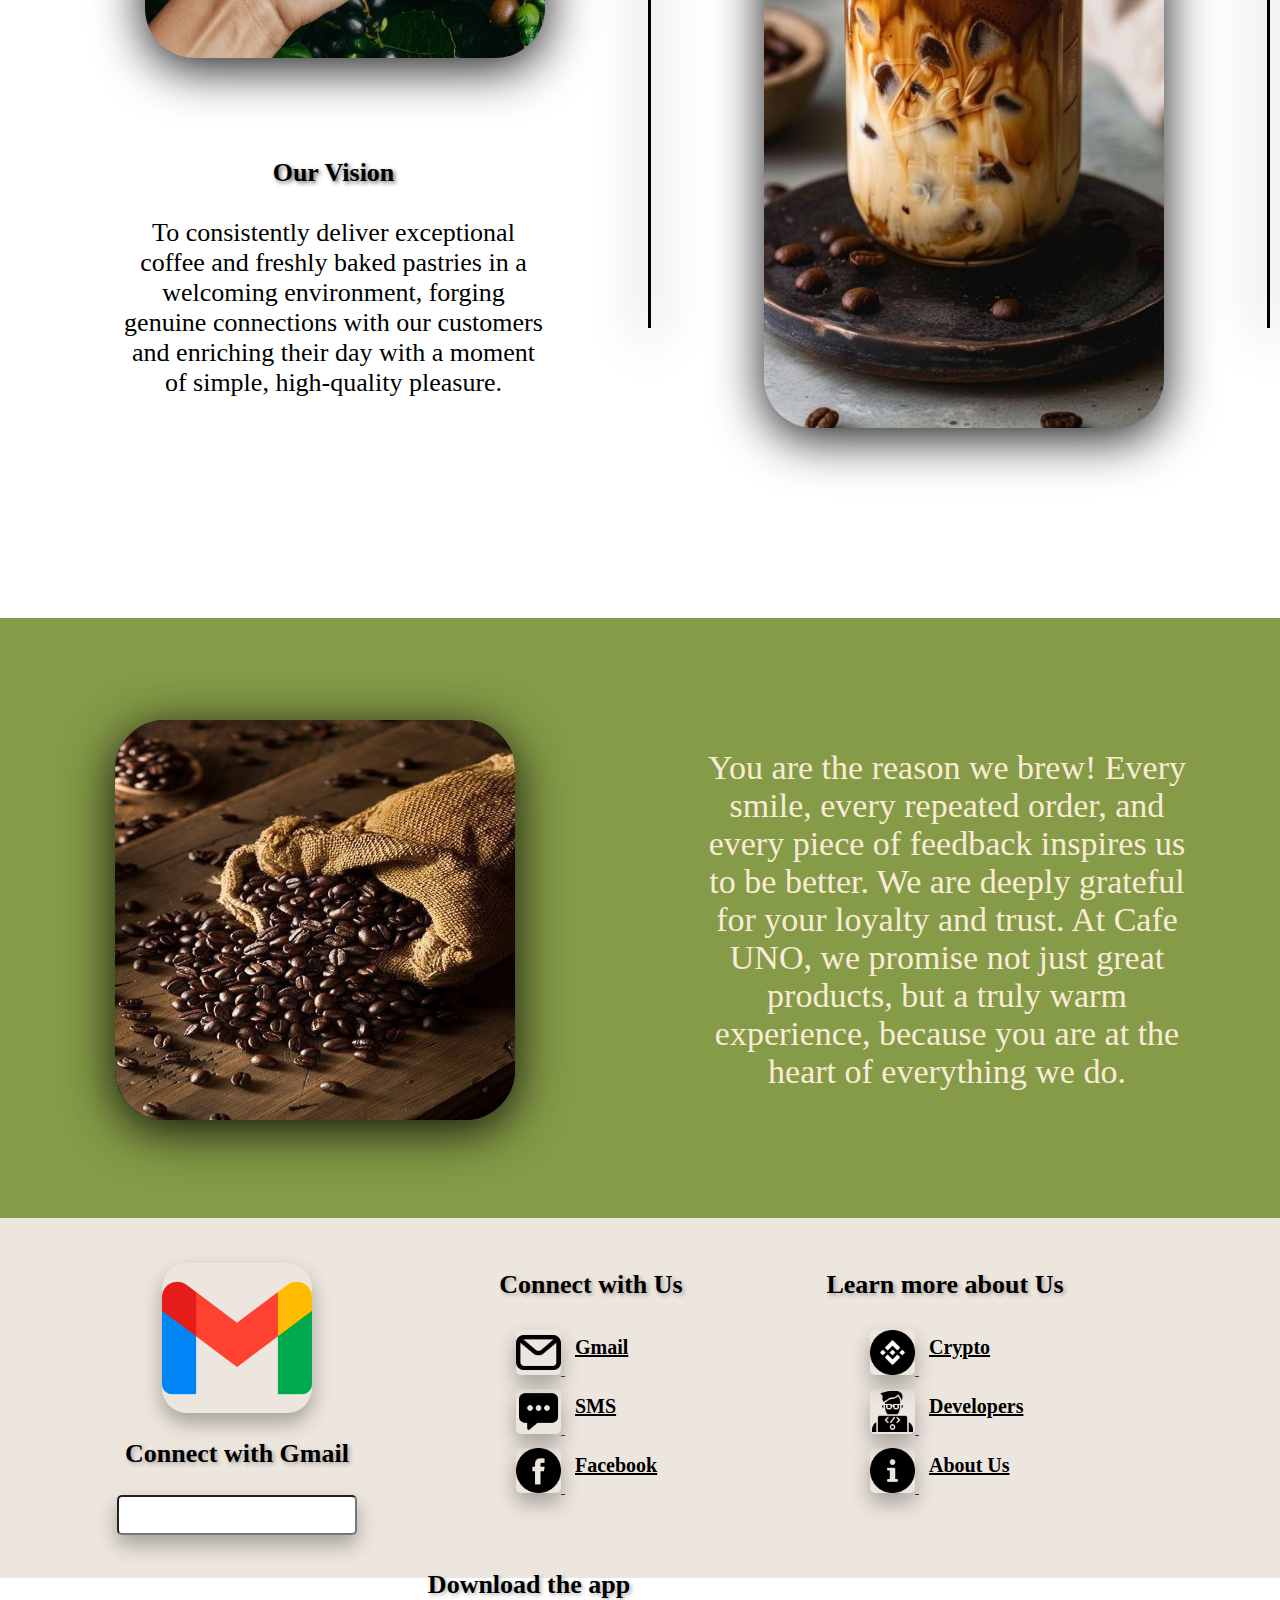
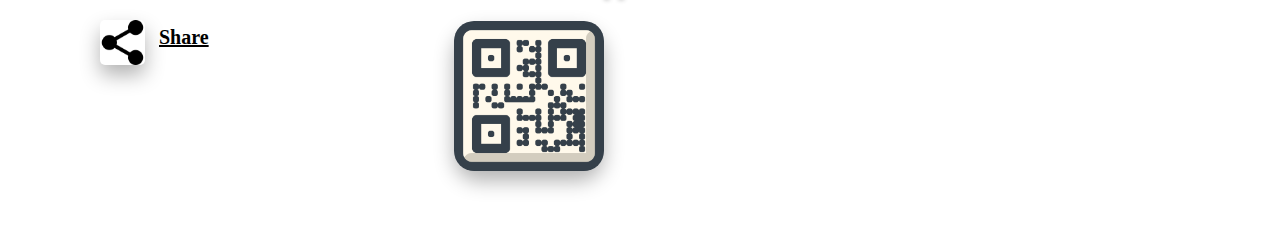
<file: APPDEV_HTML_FILE/cafe_aboutus.html>
<!DOCTYPE hmtl>
<html>
    <head>
        <title>Cafe UNO home page</title>
        <link href="https://cdn.jsdelivr.net/npm/bootstrap@5.3.8/dist/css/bootstrap.min.css" rel="stylesheet" integrity="sha384-sRIl4kxILFvY47J16cr9ZwB07vP4J8+LH7qKQnuqkuIAvNWLzeN8tE5YBujZqJLB" crossorigin="anonymous">
        <link rel="stylesheet" href="CAFEunoCSS.css">
        <script src="https://cdn.jsdelivr.net/npm/@popperjs/core@2.11.8/dist/umd/popper.min.js" integrity="sha384-I7E8VVD/ismYTF4hNIPjVp/Zjvgyol6VFvRkX/vR+Vc4jQkC+hVqc2pM8ODewa9r" crossorigin="anonymous"></script>
        <script src="https://cdn.jsdelivr.net/npm/bootstrap@5.3.8/dist/js/bootstrap.min.js" integrity="sha384-G/EV+4j2dNv+tEPo3++6LCgdCROaejBqfUeNjuKAiuXbjrxilcCdDz6ZAVfHWe1Y" crossorigin="anonymous"></script>
    </head>
    <body>
        <!-- NAV BAR(DO NOT CHANGE) -->
        <div class="ThisNavBar">
            <div class="Profile"><a href=""><img src="552300228_1131780648375564_8779386387967795843_n.png" alt="Profile_Icon" class="Nav_ICONS"></a></div>

            <table>
                <tr>
                    <td>
                    <div class="AboutUs"><p><a class="nav_labels" href="cafe_aboutus.html">About Us</a></p></div>
                    <td> <div class="navLINE"></div></td>
                    </td> <td>
                    <div class="Shop"><p><a class="nav_labels" href="cafe_shop.html">Shop</p></a></div>
                    <td> <div class="navLINE2"></div></td>
                    </td> <td>
                    <div><a href="index.html"><h1 class="PageName">Cafe UNO </h1></a></div>
                    <td> <div class="navLINE2"></div></td>
                    </td> <td>
                    <div class="Gallery"><p><a class="nav_labels" href="cafe_gallery.html">Gallery </p></a></div>
                    <td> <div class="navLINE"></div></td>
                    </td> <td>
                    <div class="ContactUs"><p><a class="nav_labels" href="cafe_contacts.html">Contact Us</p></a></div>
                    </td>
                    
                </tr>
            </table>

            <div class="Menu"><a href=""><img src="552544367_1119980013628573_5628679217430505686_n.png" alt="Profile_Icon" class="Nav_ICONS"></a></div>
        </div>
        <br>






        <!-- *********** PUT YOUR CONTENTS HERE :) ********* -->

        <div class="First_portion">
            <a href="CafeUno_HOME.hmtl.html" class="back-btn1">
            <button class="back_button">⮌</button></a>
            <div class="DivLINE1_About"></div>
            <h3 class="MidLineTEXT_About">About us</h3>
            <div class="DivLINE2_About"></div>

            <p class="About_US_Paragraph"> Welcome to Cafe UNO, your local sanctuary where every cup and every bite is crafted with passion. 
            More than just a coffee shop, we are a community built around the simple, profound pleasure of high-quality coffee and artisanal pastries.
            Our journey began with a singular vision: to create a space that feels like home, yet offers an exceptional culinary experience. 
            We meticulously source the finest coffee beans, ensuring a rich and nuanced flavor in every pour, from a robust espresso to a comforting latte. 
            </p>
            <p class="About_US_Paragraph">
            Our pastries are baked fresh daily, combining classic techniques with innovative flavors to deliver a perfect pairing for your drink.
            At Cafe UNO, we believe that true value lies in the details—the warm aroma, the friendly smile, and the consistent quality you can count on. 
            We are dedicated to the art of hospitality and the craft of creation, making sure that your visit is always a delightful escape.
            Thank you for choosing us. We look forward to serving you the best of what we do.</p>
        </div>


        <div class="Second_portion">
            <div class="DivLINE1_line"></div>

            <table class="about-tr">
                <tr>
                    <td class="About_td">
                        <img class="img-1" src="BEAN_5.jpg" alt="Vision IMG">
                        <p class="Vision_p">Our Vision</p>
                        <p class="Vision_p1">To consistently deliver exceptional coffee and freshly baked pastries in a welcoming environment, 
                            forging genuine connections with our customers and enriching their day with a moment of simple, high-quality pleasure.</p>
                    </td>

                    <td><div class="td_line" id="td_line1"></div></td>

                    <td class="About_td">
                        <img class="Vertical-img" src="COFFEEimg_5.jpg" alt="Middle IMG">
                    </td>

                    <td><div class="td_line" id="td_line1"></div></td>

                    <td class="About_td">
                        <img class="img-1" src="INGR_5.jpg" alt="Mission IMG">
                        <p class="Vision_p">Our Mission</p>
                        <p class="Vision_p1">To be the most cherished local coffee and pastry shop, recognized for our commitment to product excellence, 
                            customer-first service, and for fostering a warm, supportive community hub.</p>
                    </td>
                </tr>
            </table>


        </div>


        <div class="Third_portion">

            <table class="about-tr3">
                <tr >
                    <td class="About_td3">
                        <img class="img-3" src="LAST1.jpg" alt="Vision IMG">
                        <p class="Vision_p"></p>
                        <p class="Vision_p"></p>
                    </td>


                    <td class="About_td3">
                        <p class="Last_text">You are the reason we brew! Every smile, every repeated order, and every piece of feedback inspires us to be better. 
                            We are deeply grateful for your loyalty and trust. At Cafe UNO, we promise not just great products, 
                            but a truly warm experience, because you are at the heart of everything we do.</p>
                    </td>


                    <td class="About_td3">
                        <img class="img-3" src="LAST2.jpg" alt="Mission IMG">
                        <p class="Vision_p"></p>
                        <p class="Vision_p"></p>
                    </td>
                </tr>
            </table>


        </div>
        




        <!-- FOOTER BAR (DO NOT CHANGE) -->
        <div class="FooterBar">
            
            <div class="FootDiv1">
                <div class="ImgDiv">
                    <center><a href=""><img src="gmail.png" class="Footer1GoogleIMG" alt="Google Image"></a></center>
                </div>
                <div>
                    <center><h3 class="ConnectTEXT">Connect with Gmail</h3></center>
                </div>
                <div class="GmailTEXTfield">
                    <center><input type="text" class="GmailINPUT"></center>
                </div>
                
            </div>

            <div class="FootDiv2">
                    <div class="Footer_top_label">
                        <center><h2 class="ConnectTEXT">Connect with Us</h2></center>
                    </div>

                    <div class="VerticalDIV_F">
                        <a href="">
                        <div class="IMG_Footer_Horizontal_div">
                            <img src="email.png" class="Footer_ICONS" alt="GmailICON">
                        </div>
                        <div class="P_Footer_div">
                            <p class="P_IconLabel">Gmail</p>
                        </div>
                        </a>
                    </div>
                        

                    <div class="VerticalDIV_F">
                        <a href="">
                        <div class="IMG_Footer_Horizontal_div">
                            <img src="chat-box.png" class="Footer_ICONS" alt="SMS_ICON">
                        </div>
                        <div class="P_Footer_div">
                            <p class="P_IconLabel">SMS</p>
                        </div>
                        </a>
                    </div>

                    <div class="VerticalDIV_F">
                        <a href="">
                        <div class="IMG_Footer_Horizontal_div">
                            <img src="facebook (1).png" class="Footer_ICONS" alt="FacebookICON">
                        </div>
                        <div class="P_Footer_div">
                            <p class="P_IconLabel">Facebook</p>
                        </div>
                        </a>
                    </div>
            </div>

            <div class="FootDiv3">
                <div class="Footer_top_label">
                        <center><h2 class="ConnectTEXT">Learn more about Us</h2></center>
                    </div>

                    <div class="VerticalDIV_F">
                        <a href="">
                        <div class="IMG_Footer_Horizontal_div">
                            <img src="binance.png" class="Footer_ICONS" alt="CryptoICON">
                        </div>
                        <div class="P_Footer_div">
                            <p class="P_IconLabel">Crypto</p>
                        </div>
                        </a>
                    </div>
                        

                    <div class="VerticalDIV_F">
                        <a href="">
                        <div class="IMG_Footer_Horizontal_div">
                            <img src="coding (1).png" class="Footer_ICONS" alt="Developers_ICON">
                        </div>
                        <div class="P_Footer_div">
                            <p class="P_IconLabel">Developers</p>
                        </div>
                        </a>
                    </div>

                    <div class="VerticalDIV_F">
                        <a href="">
                        <div class="IMG_Footer_Horizontal_div">
                            <img src="information-button.png" class="Footer_ICONS" alt="AboutUSICON">
                        </div>
                        <div class="P_Footer_div">
                            <p class="P_IconLabel">About Us</p>
                        </div>
                        </a>
                    </div>
            </div>

            <div class="FootDiv4">
                <br>
                <br>
                <br>
                <br>
                    <div class="VerticalDIV_F">
                        <a href="">
                        <div class="IMG_Footer_Horizontal_div">
                            <a href=""><img src="share.png" class="Footer_ICONS" alt="ShareICON"></a>
                        </div>
                        <div class="P_Footer_div">
                            <p class="P_IconLabel">Share</p>
                        </div>
                        </a>
                    </div>
            </div>

            <div class="FootDiv5">

                <div class="ConnectTEXT">
                    <center><h2 class="ConnectTEXT">Download the app</h2></center>
                </div>
                <div class="ImgDiv">
                    <center><img src="qr-code.png" class="Footer1GoogleIMG" alt="Google Image"></center>
                </div>
                
            </div>
        </div>
    </body>
</html>
</file>
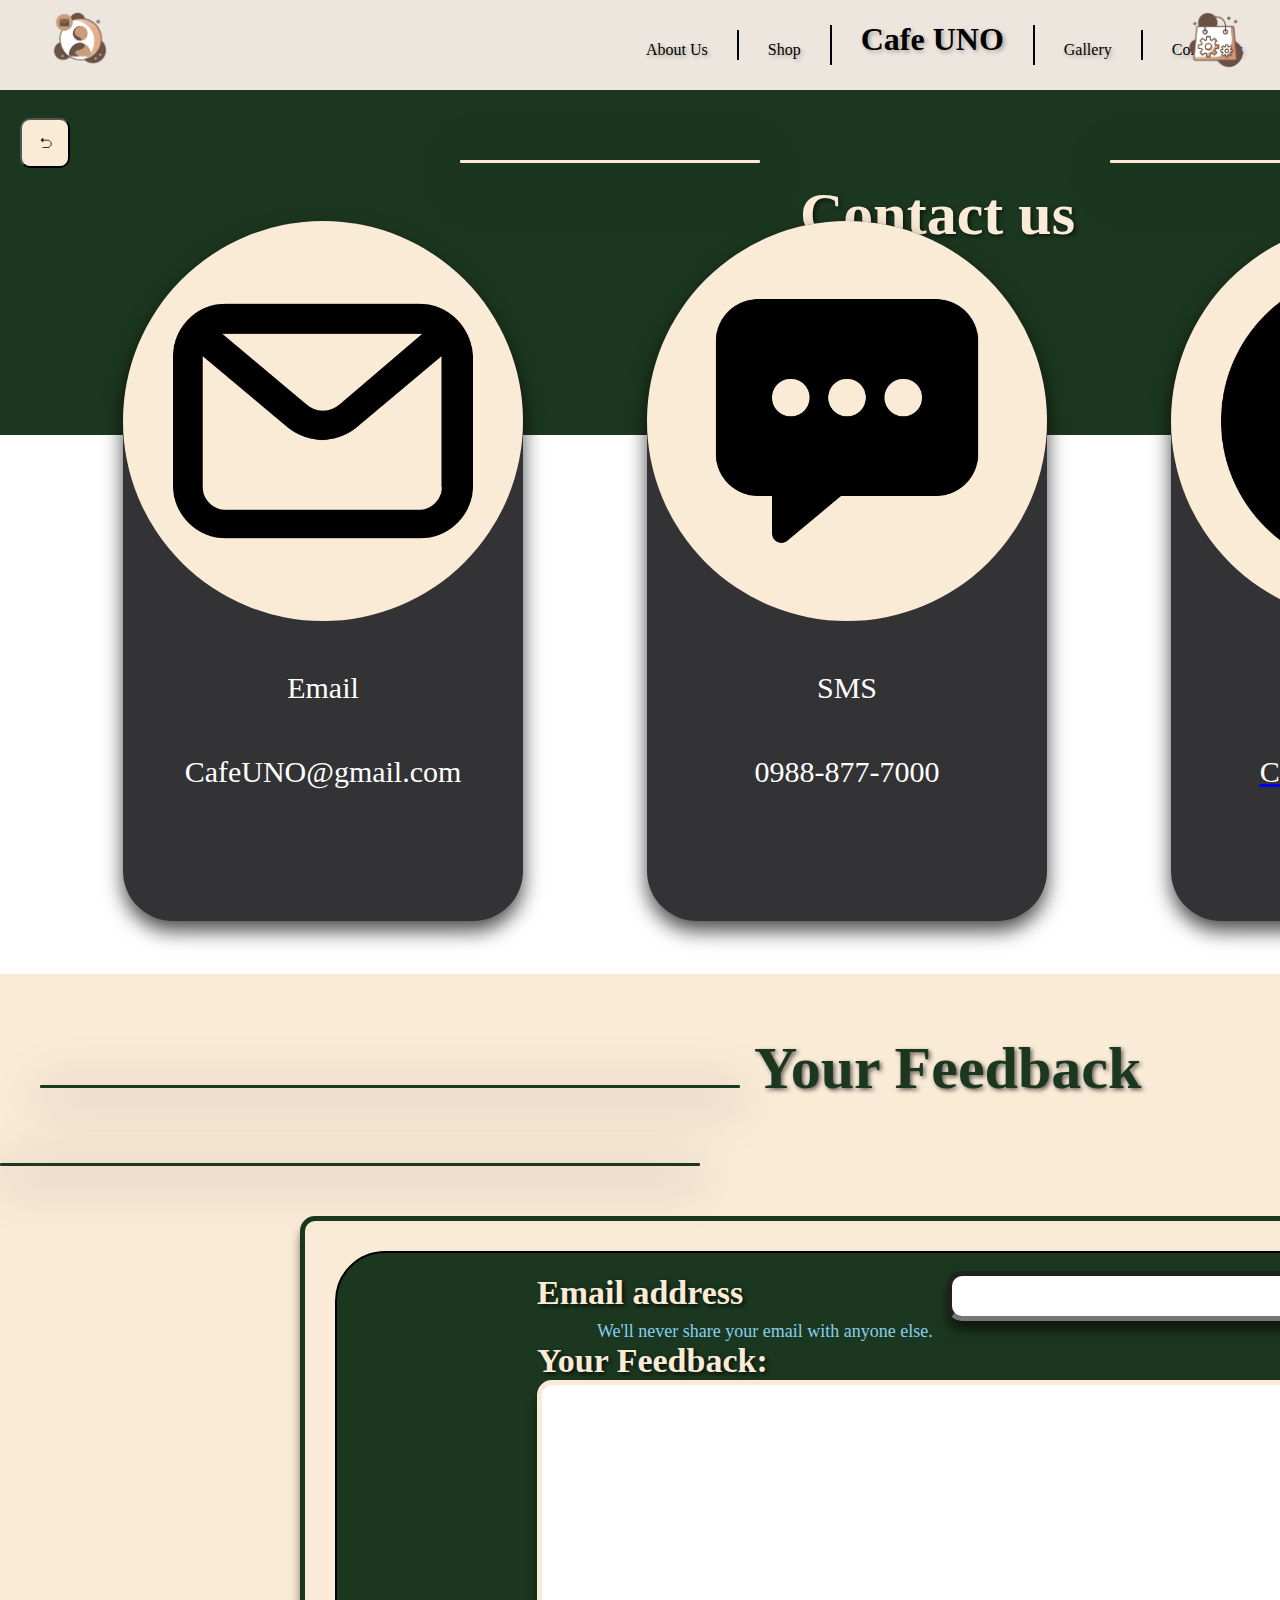
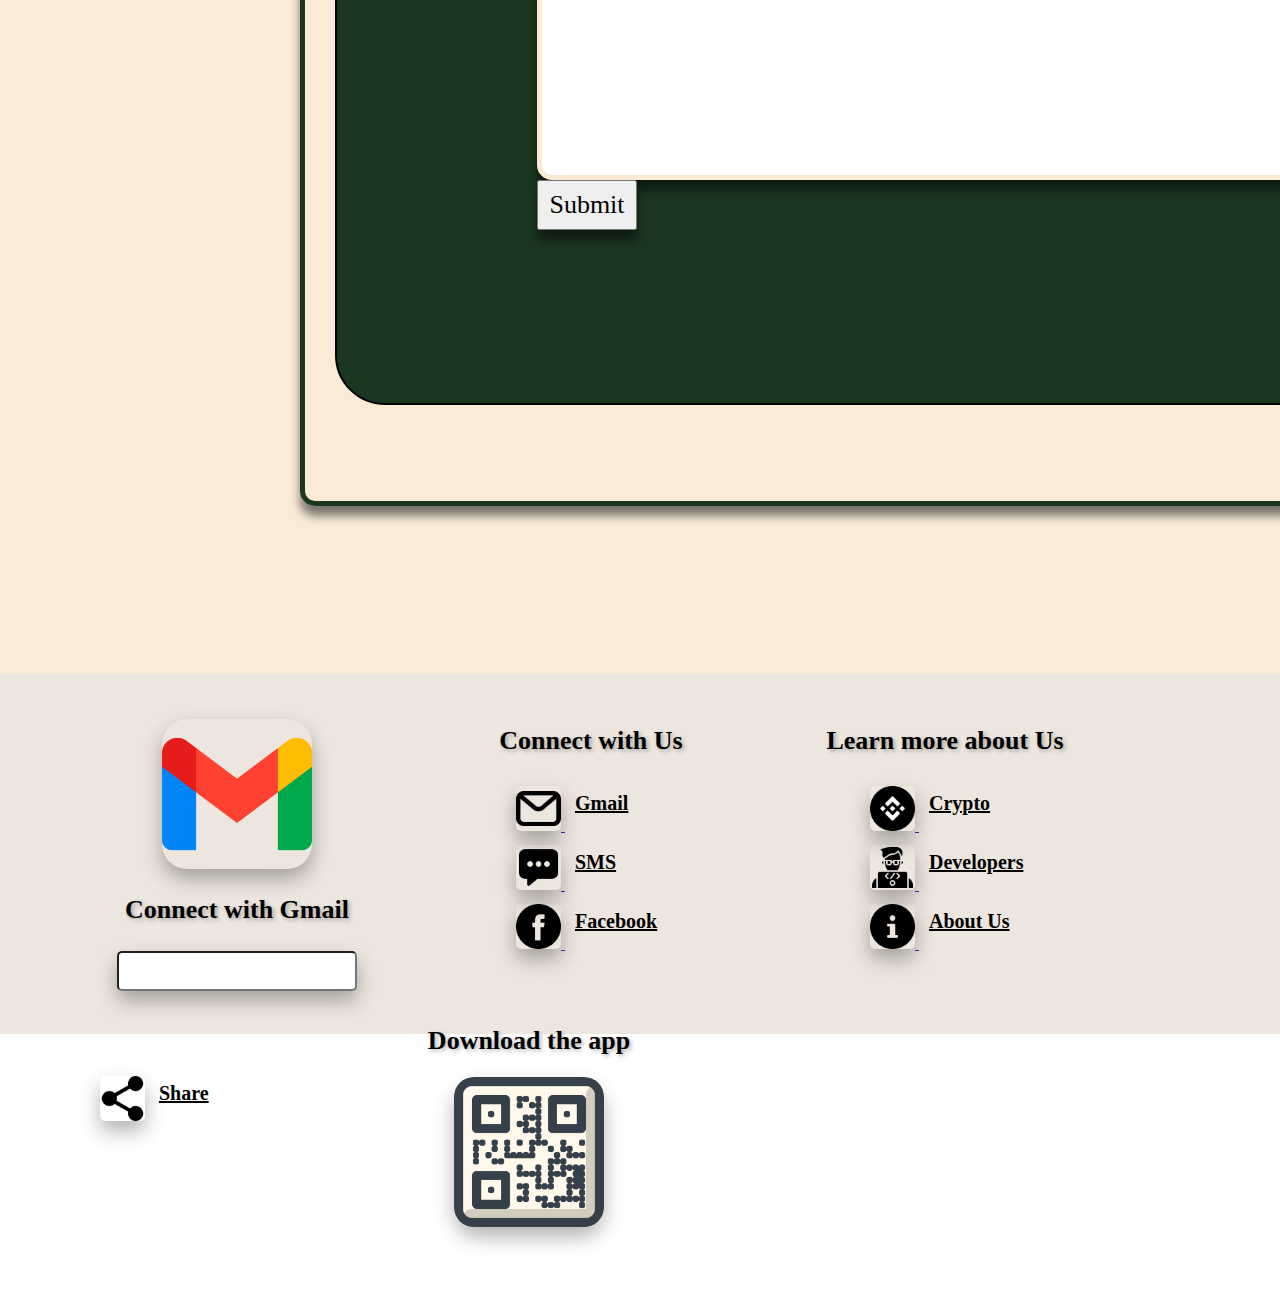
<file: APPDEV_HTML_FILE/cafe_contacts.html>
<!DOCTYPE hmtl>
<html>
    <head>
        <title>Cafe UNO home page</title>
        <link href="https://cdn.jsdelivr.net/npm/bootstrap@5.3.8/dist/css/bootstrap.min.css" rel="stylesheet" integrity="sha384-sRIl4kxILFvY47J16cr9ZwB07vP4J8+LH7qKQnuqkuIAvNWLzeN8tE5YBujZqJLB" crossorigin="anonymous">
        <link rel="stylesheet" href="CAFEunoCSS.css">
        <script src="https://cdn.jsdelivr.net/npm/@popperjs/core@2.11.8/dist/umd/popper.min.js" integrity="sha384-I7E8VVD/ismYTF4hNIPjVp/Zjvgyol6VFvRkX/vR+Vc4jQkC+hVqc2pM8ODewa9r" crossorigin="anonymous"></script>
        <script src="https://cdn.jsdelivr.net/npm/bootstrap@5.3.8/dist/js/bootstrap.min.js" integrity="sha384-G/EV+4j2dNv+tEPo3++6LCgdCROaejBqfUeNjuKAiuXbjrxilcCdDz6ZAVfHWe1Y" crossorigin="anonymous"></script>
    </head>
    <body>
        <!-- NAV BAR(DO NOT CHANGE) -->
        <div class="ThisNavBar">
            <div class="Profile"><a href=""><img src="552300228_1131780648375564_8779386387967795843_n.png" alt="Profile_Icon" class="Nav_ICONS"></a></div>

            <table>
                <tr>
                    <td>
                    <div class="AboutUs"><p><a class="nav_labels" href="cafe_aboutus.html">About Us</a></p></div>
                    <td> <div class="navLINE"></div></td>
                    </td> <td>
                    <div class="Shop"><p><a class="nav_labels" href="cafe_shop.html">Shop</p></a></div>
                    <td> <div class="navLINE2"></div></td>
                    </td> <td>
                    <div><a href="index.html"><h1 class="PageName">Cafe UNO </h1></a></div>
                    <td> <div class="navLINE2"></div></td>
                    </td> <td>
                    <div class="Gallery"><p><a class="nav_labels" href="cafe_gallery.html">Gallery </p></a></div>
                    <td> <div class="navLINE"></div></td>
                    </td> <td>
                    <div class="ContactUs"><p><a class="nav_labels" href="cafe_contacts.html">Contact Us</p></a></div>
                    </td>
                    
                </tr>
            </table>

            <div class="Menu"><a href=""><img src="552544367_1119980013628573_5628679217430505686_n.png" alt="Profile_Icon" class="Nav_ICONS"></a></div>
        </div>
        <br>






        <!-- *********** PUT YOUR CONTENTS HERE :) ********* -->

        
         
        <div class="Contact_Upper_green">
        </div>
        <a href="CafeUno_HOME.hmtl.html" class="back-btn1">
            <button class="back_button">⮌</button></a>
            <div class="DivLINE1_Contact"></div>
            <h3 class="MidLineTEXT_Contact">Contact us</h3>
            <div class="DivLINE2_Contact"></div>
            
        <table>
                    <tr>
                        <td>
                            <div class="Rectangle_DIV">
                                <div class="Icon_HOLDER">
                                    <img class="Contact_ICONS" src="email.png" alt="gmail icon">
                                    <p class="Contact_label">Email</p>
                                    <p class="Contact_label2">CafeUNO@gmail.com</p>
                                </div>
                            </div>
                        </td>


                        <td>
                            <div class="Rectangle_DIV">
                                <div class="Icon_HOLDER">
                                    <img class="Contact_ICONS" src="chat-box.png" alt="sms icon">
                                    <p class="Contact_label">SMS</p>
                                    <p class="Contact_label2">0988-877-7000</p>
                                </div>
                            </div>
                        </td>
                        


                        <td>
                            <div class="Rectangle_DIV">
                                <div class="Icon_HOLDER">
                                    <img class="Contact_ICONS" src="facebook (1).png" alt="facebook icon">
                                    <p class="Contact_label">facebook</p>
                                    <a href="https://www.facebook.com/StarbucksPhilippines"><p class="Contact_label2">Cafe UNO official</p></a>
                                </div>
                            </div>
                        </td>
                    </tr>
                </table>
        <div class="Contact_DIV">
            <div class="DivLINE1_Contact2"></div>
            <h3 class="MidLineTEXT_Contact2">Your Feedback</h3>
            <div class="DivLINE2_Contact2"></div>
            
            <div class="Feedback_DIV_BORDER">
                <div class="Feedback_DIV">
                    <br>

                    <form>
                        <div class="mb-3">
                            <label for="exampleInputEmail1" class="form-label">Email address</label>
                            <input type="email" id="Email_FORM" class="form-control" id="exampleInputEmail1" aria-describedby="emailHelp">
                            <div id="emailHelp" class="form-text">We'll never share your email with anyone else.</div>
                        </div>
                        <div class="mb-3">
                            <label for="exampleInputPassword1" class="form-label">Your Feedback:</label>
                            <input type="text" class="form-control" id="Feedback_FORM">
                        </div>
                        <button type="submit" class="btn btn-primary" id="Button_FORM">Submit</button>
                    </form>
                
                </div>
        </div>    
        </div>
        </div>

        
        




        <!-- FOOTER BAR (DO NOT CHANGE) -->
        <div class="FooterBar">
            
            <div class="FootDiv1">
                <div class="ImgDiv">
                    <center><a href=""><img src="gmail.png" class="Footer1GoogleIMG" alt="Google Image"></a></center>
                </div>
                <div>
                    <center><h3 class="ConnectTEXT">Connect with Gmail</h3></center>
                </div>
                <div class="GmailTEXTfield">
                    <center><input type="text" class="GmailINPUT"></center>
                </div>
                
            </div>

            <div class="FootDiv2">
                    <div class="Footer_top_label">
                        <center><h2 class="ConnectTEXT">Connect with Us</h2></center>
                    </div>

                    <div class="VerticalDIV_F">
                        <a href="">
                        <div class="IMG_Footer_Horizontal_div">
                            <img src="email.png" class="Footer_ICONS" alt="GmailICON">
                        </div>
                        <div class="P_Footer_div">
                            <p class="P_IconLabel">Gmail</p>
                        </div>
                        </a>
                    </div>
                        

                    <div class="VerticalDIV_F">
                        <a href="">
                        <div class="IMG_Footer_Horizontal_div">
                            <img src="chat-box.png" class="Footer_ICONS" alt="SMS_ICON">
                        </div>
                        <div class="P_Footer_div">
                            <p class="P_IconLabel">SMS</p>
                        </div>
                        </a>
                    </div>

                    <div class="VerticalDIV_F">
                        <a href="">
                        <div class="IMG_Footer_Horizontal_div">
                            <img src="facebook (1).png" class="Footer_ICONS" alt="FacebookICON">
                        </div>
                        <div class="P_Footer_div">
                            <p class="P_IconLabel">Facebook</p>
                        </div>
                        </a>
                    </div>
            </div>

            <div class="FootDiv3">
                <div class="Footer_top_label">
                        <center><h2 class="ConnectTEXT">Learn more about Us</h2></center>
                    </div>

                    <div class="VerticalDIV_F">
                        <a href="">
                        <div class="IMG_Footer_Horizontal_div">
                            <img src="binance.png" class="Footer_ICONS" alt="CryptoICON">
                        </div>
                        <div class="P_Footer_div">
                            <p class="P_IconLabel">Crypto</p>
                        </div>
                        </a>
                    </div>
                        

                    <div class="VerticalDIV_F">
                        <a href="">
                        <div class="IMG_Footer_Horizontal_div">
                            <img src="coding (1).png" class="Footer_ICONS" alt="Developers_ICON">
                        </div>
                        <div class="P_Footer_div">
                            <p class="P_IconLabel">Developers</p>
                        </div>
                        </a>
                    </div>

                    <div class="VerticalDIV_F">
                        <a href="">
                        <div class="IMG_Footer_Horizontal_div">
                            <img src="information-button.png" class="Footer_ICONS" alt="AboutUSICON">
                        </div>
                        <div class="P_Footer_div">
                            <p class="P_IconLabel">About Us</p>
                        </div>
                        </a>
                    </div>
            </div>

            <div class="FootDiv4">
                <br>
                <br>
                <br>
                <br>
                    <div class="VerticalDIV_F">
                        <a href="">
                        <div class="IMG_Footer_Horizontal_div">
                            <a href=""><img src="share.png" class="Footer_ICONS" alt="ShareICON"></a>
                        </div>
                        <div class="P_Footer_div">
                            <p class="P_IconLabel">Share</p>
                        </div>
                        </a>
                    </div>
            </div>

            <div class="FootDiv5">

                <div class="ConnectTEXT">
                    <center><h2 class="ConnectTEXT">Download the app</h2></center>
                </div>
                <div class="ImgDiv">
                    <center><img src="qr-code.png" class="Footer1GoogleIMG" alt="Google Image"></center>
                </div>
                
            </div>
        </div>
    </body>
</html>
</file>
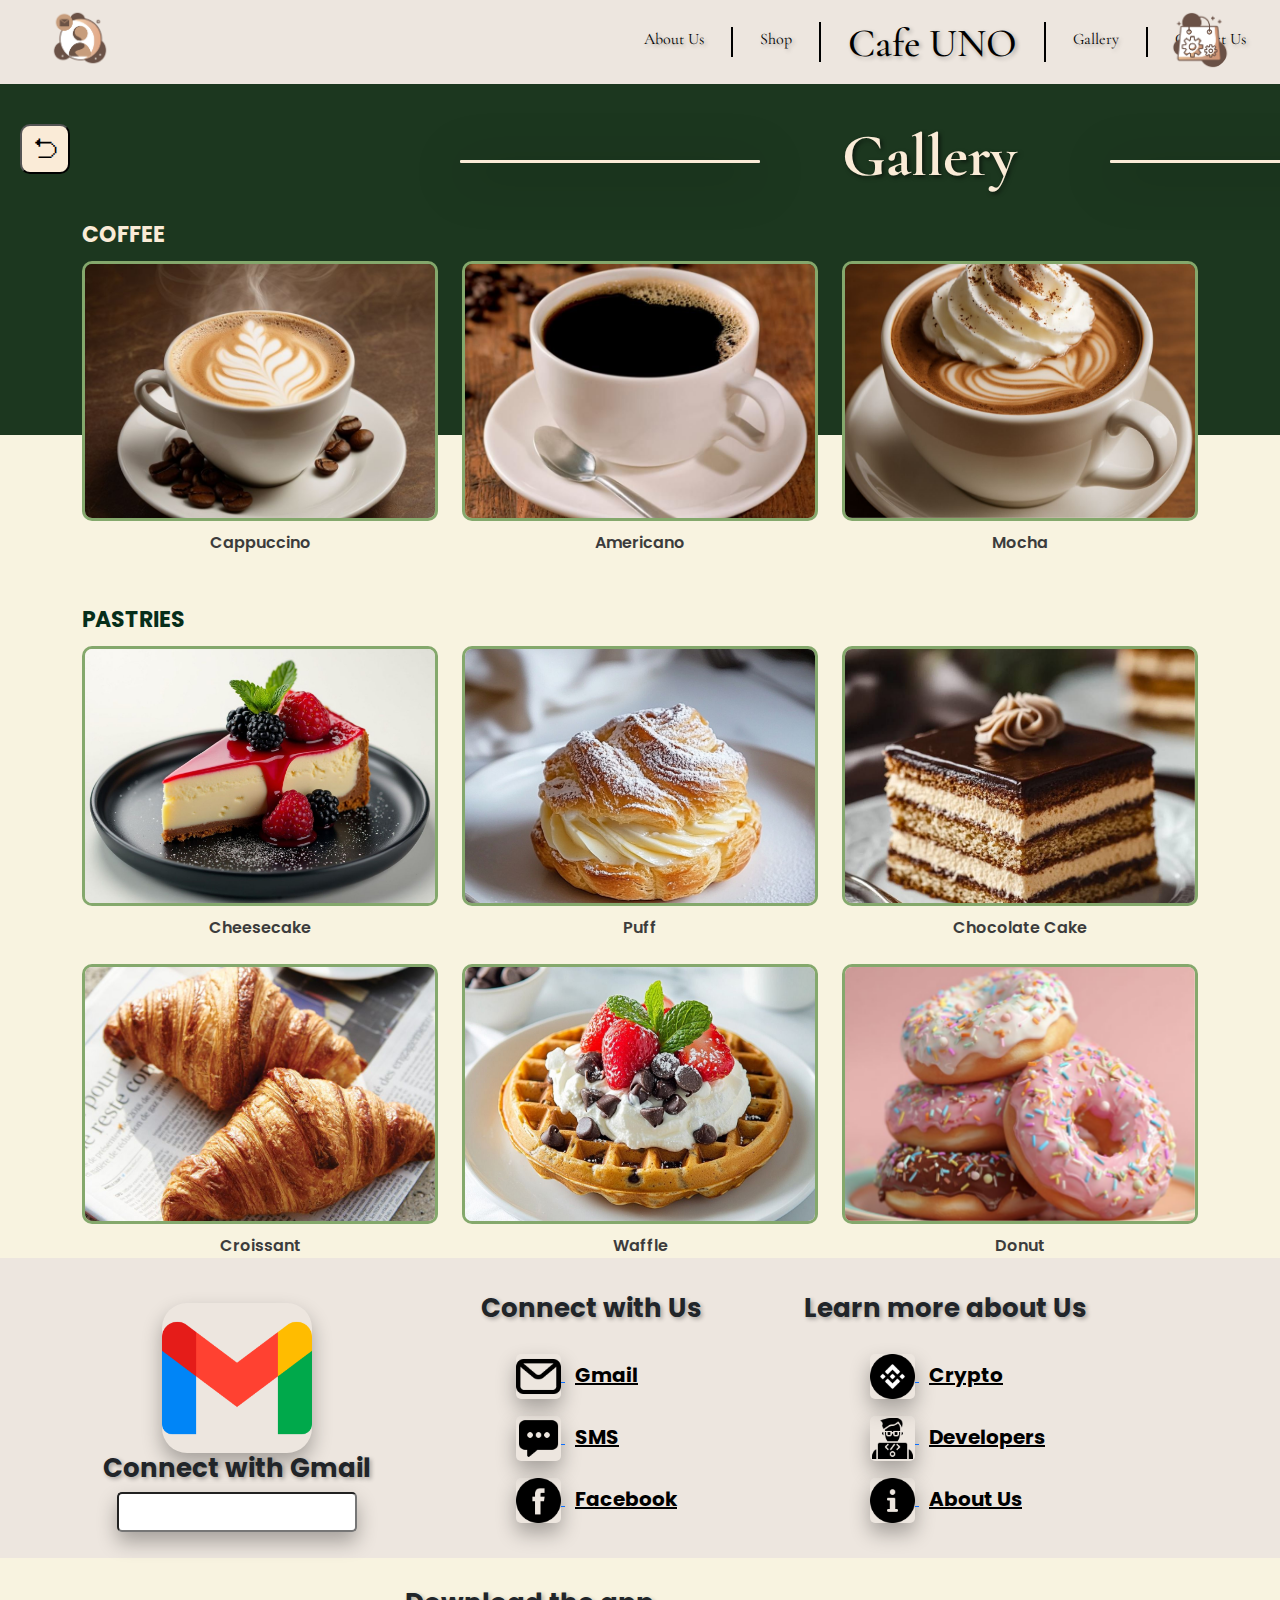
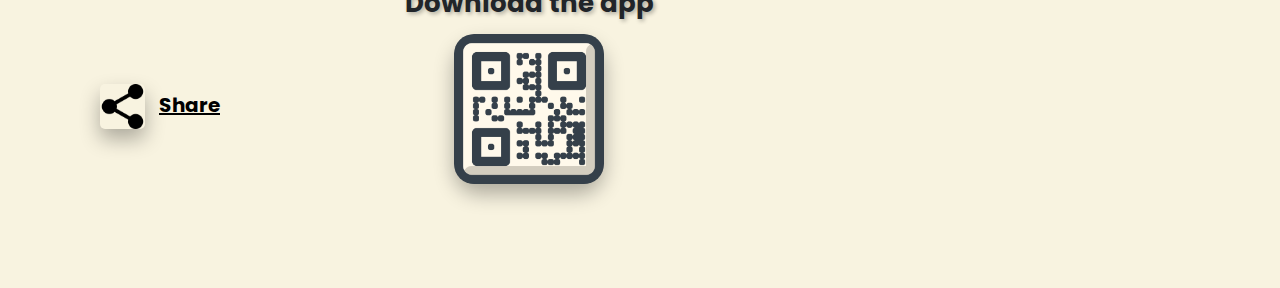
<file: APPDEV_HTML_FILE/cafe_gallery.html>
<!DOCTYPE hmtl>
<html>
    <head>
        <title>Cafe UNO home page</title>
        <link href="https://cdn.jsdelivr.net/npm/bootstrap@5.3.8/dist/css/bootstrap.min.css" rel="stylesheet" integrity="sha384-sRIl4kxILFvY47J16cr9ZwB07vP4J8+LH7qKQnuqkuIAvNWLzeN8tE5YBujZqJLB" crossorigin="anonymous">
        <link rel="stylesheet" href="CAFEunoCSS.css">
        <link rel="stylesheet" href="Gallery_CSS.css">
        <script src="https://cdn.jsdelivr.net/npm/@popperjs/core@2.11.8/dist/umd/popper.min.js" integrity="sha384-I7E8VVD/ismYTF4hNIPjVp/Zjvgyol6VFvRkX/vR+Vc4jQkC+hVqc2pM8ODewa9r" crossorigin="anonymous"></script>
        <script src="https://cdn.jsdelivr.net/npm/bootstrap@5.3.8/dist/js/bootstrap.min.js" integrity="sha384-G/EV+4j2dNv+tEPo3++6LCgdCROaejBqfUeNjuKAiuXbjrxilcCdDz6ZAVfHWe1Y" crossorigin="anonymous"></script>
        <!-- GOOGLE FONTS -->
        <link href="https://fonts.googleapis.com/css2?family=Poppins:wght@300;400;600&family=Cormorant+Garamond:wght@400;600&display=swap" rel="stylesheet">

        <!-- BOOTSTRAP -->
        <link href="https://cdn.jsdelivr.net/npm/bootstrap@5.3.0/dist/css/bootstrap.min.css" rel="stylesheet">
    </head>
    <body class="Gallery_BODY">
        <!-- NAV BAR(DO NOT CHANGE) -->
        <div class="ThisNavBar">
            <div class="Profile"><a href=""><img src="552300228_1131780648375564_8779386387967795843_n.png" alt="Profile_Icon" class="Nav_ICONS"></a></div>

            <table>
                <tr>
                    <td>
                    <div class="AboutUs"><p><a class="nav_labels" href="cafe_aboutus.html">About Us</a></p></div>
                    <td> <div class="navLINE"></div></td>
                    </td> <td>
                    <div class="Shop"><p><a class="nav_labels" href="cafe_shop.html">Shop</p></a></div>
                    <td> <div class="navLINE2"></div></td>
                    </td> <td>
                    <div><a href="index.html"><h1 class="PageName">Cafe UNO </h1></a></div>
                    <td> <div class="navLINE2"></div></td>
                    </td> <td>
                    <div class="Gallery"><p><a class="nav_labels" href="cafe_gallery.html">Gallery </p></a></div>
                    <td> <div class="navLINE"></div></td>
                    </td> <td>
                    <div class="ContactUs"><p><a class="nav_labels" href="cafe_contacts.html">Contact Us</p></a></div>
                    </td>
                    
                </tr>
            </table>

            <div class="Menu"><a href=""><img src="552544367_1119980013628573_5628679217430505686_n.png" alt="Profile_Icon" class="Nav_ICONS"></a></div>
        </div>
        <br>






        <!-- *********** CONTENTS ********* -->

        <div class="Contact_Upper_green">
        </div>
        <a href="CafeUno_HOME.hmtl.html" class="back-btn1">
            <button class="back_button">⮌</button></a>
            <div class="DivLINE1_Contact"></div>
            <h3 class="MidLineTEXT_Contact">&nbsp;&nbsp;&nbsp;Gallery</h3>
            <div class="DivLINE2_Contact"></div>

    <div class="container mt-4">

        <!-- COFFEE SECTION -->
        <div class="category" style="color: antiquewhite;">COFFEE</div>
        <div class="row">

            <!-- PRODUCT 1 -->
            <div class="col-md-4">
                <div id="coffee1" class="carousel slide" data-bs-ride="carousel">
                    <div class="carousel-inner">
                        <div class="carousel-item active"><img src="cappuccino.jpg"></div>
                        <div class="carousel-item"><img src="cappuccino1.jpg"></div>
                    </div>
                </div>
                <div class="product-label">Cappuccino</div>
            </div>

            <!-- PRODUCT 2 -->
            <div class="col-md-4">
                <div id="coffee2" class="carousel slide" data-bs-ride="carousel">
                    <div class="carousel-inner">
                        <div class="carousel-item active"><img src="americano.jpg"></div>
                        <div class="carousel-item"><img src="americano1.jpg"></div>
                    </div>
                </div>
                <div class="product-label">Americano</div>
            </div>

            <!-- PRODUCT 3 -->
            <div class="col-md-4">
                <div id="coffee3" class="carousel slide" data-bs-ride="carousel">
                    <div class="carousel-inner">
                        <div class="carousel-item active"><img src="mocha.jpg"></div>
                        <div class="carousel-item"><img src="mocha1.jpg"></div>
                    </div>
                </div>
                <div class="product-label">Mocha</div>
            </div>
        </div>

        <!-- PASTRIES SECTION -->
        <div class="category mt-5">PASTRIES</div>
        <div class="row">

            <!-- PRODUCT 4 -->
            <div class="col-md-4">
                <div id="pastry4" class="carousel slide" data-bs-ride="carousel">
                    <div class="carousel-inner">
                        <div class="carousel-item active"><img src="cheesecake.jpg"></div>
                        <div class="carousel-item"><img src="cheesecake1.jpg"></div>
                    </div>
                </div>
                <div class="product-label">Cheesecake</div>
            </div>

            <!-- PRODUCT 5 -->
            <div class="col-md-4">
                <div id="pastry5" class="carousel slide" data-bs-ride="carousel">
                    <div class="carousel-inner">
                        <div class="carousel-item active"><img src="puff.jpg"></div>
                        <div class="carousel-item"><img src="puff1.jpg"></div>
                    </div>
                </div>
                <div class="product-label">Puff</div>
            </div>

            <!-- PRODUCT 6 -->
            <div class="col-md-4">
                <div id="pastry6" class="carousel slide" data-bs-ride="carousel">
                    <div class="carousel-inner">
                        <div class="carousel-item active"><img src="choco.jpg"></div>
                        <div class="carousel-item"><img src="choco1.jpg"></div>
                    </div>
                </div>
                <div class="product-label">Chocolate Cake</div>
            </div>
        </div>

        <div class="row mt-4">

            <!-- PRODUCT 7 -->
            <div class="col-md-4">
                <div id="pastry7" class="carousel slide" data-bs-ride="carousel">
                    <div class="carousel-inner">
                        <div class="carousel-item active"><img src="croissant.jpg"></div>
                        <div class="carousel-item"><img src="croissant1.jpg"></div>
                    </div>
                </div>
                <div class="product-label">Croissant</div>
            </div>

            <!-- PRODUCT 8 -->
            <div class="col-md-4">
                <div id="pastry8" class="carousel slide" data-bs-ride="carousel">
                    <div class="carousel-inner">
                        <div class="carousel-item active"><img src="waffle.jpg"></div>
                        <div class="carousel-item"><img src="waffle1.jpg"></div>
                    </div>
                </div>
                <div class="product-label">Waffle</div>
            </div>

            <!-- PRODUCT 9 -->
            <div class="col-md-4">
                <div id="pastry9" class="carousel slide" data-bs-ride="carousel">
                    <div class="carousel-inner">
                        <div class="carousel-item active"><img src="donut.jpg"></div>
                        <div class="carousel-item"><img src="donut1.jpg"></div>
                    </div>
                </div>
                <div class="product-label">Donut</div>
            </div>
        </div>

    </div>

    <!-- BOOTSTRAP JS -->
    <script src="https://cdn.jsdelivr.net/npm/bootstrap@5.3.0/dist/js/bootstrap.bundle.min.js"></script>

         
    



        <!-- FOOTER BAR (DO NOT CHANGE) -->
        <div class="FooterBar">
            
            <div class="FootDiv1">
                <div class="ImgDiv">
                    <center><a href=""><img src="gmail.png" class="Footer1GoogleIMG" alt="Google Image"></a></center>
                </div>
                <div>
                    <center><h3 class="ConnectTEXT">Connect with Gmail</h3></center>
                </div>
                <div class="GmailTEXTfield">
                    <center><input type="text" class="GmailINPUT"></center>
                </div>
                
            </div>

            <div class="FootDiv2">
                    <div class="Footer_top_label">
                        <center><h2 class="ConnectTEXT">Connect with Us</h2></center>
                    </div>

                    <div class="VerticalDIV_F">
                        <a href="">
                        <div class="IMG_Footer_Horizontal_div">
                            <img src="email.png" class="Footer_ICONS" alt="GmailICON">
                        </div>
                        <div class="P_Footer_div">
                            <p class="P_IconLabel">Gmail</p>
                        </div>
                        </a>
                    </div>
                        

                    <div class="VerticalDIV_F">
                        <a href="">
                        <div class="IMG_Footer_Horizontal_div">
                            <img src="chat-box.png" class="Footer_ICONS" alt="SMS_ICON">
                        </div>
                        <div class="P_Footer_div">
                            <p class="P_IconLabel">SMS</p>
                        </div>
                        </a>
                    </div>

                    <div class="VerticalDIV_F">
                        <a href="">
                        <div class="IMG_Footer_Horizontal_div">
                            <img src="facebook (1).png" class="Footer_ICONS" alt="FacebookICON">
                        </div>
                        <div class="P_Footer_div">
                            <p class="P_IconLabel">Facebook</p>
                        </div>
                        </a>
                    </div>
            </div>

            <div class="FootDiv3">
                <div class="Footer_top_label">
                        <center><h2 class="ConnectTEXT">Learn more about Us</h2></center>
                    </div>

                    <div class="VerticalDIV_F">
                        <a href="">
                        <div class="IMG_Footer_Horizontal_div">
                            <img src="binance.png" class="Footer_ICONS" alt="CryptoICON">
                        </div>
                        <div class="P_Footer_div">
                            <p class="P_IconLabel">Crypto</p>
                        </div>
                        </a>
                    </div>
                        

                    <div class="VerticalDIV_F">
                        <a href="">
                        <div class="IMG_Footer_Horizontal_div">
                            <img src="coding (1).png" class="Footer_ICONS" alt="Developers_ICON">
                        </div>
                        <div class="P_Footer_div">
                            <p class="P_IconLabel">Developers</p>
                        </div>
                        </a>
                    </div>

                    <div class="VerticalDIV_F">
                        <a href="">
                        <div class="IMG_Footer_Horizontal_div">
                            <img src="information-button.png" class="Footer_ICONS" alt="AboutUSICON">
                        </div>
                        <div class="P_Footer_div">
                            <p class="P_IconLabel">About Us</p>
                        </div>
                        </a>
                    </div>
            </div>

            <div class="FootDiv4">
                <br>
                <br>
                <br>
                <br>
                    <div class="VerticalDIV_F">
                        <a href="">
                        <div class="IMG_Footer_Horizontal_div">
                            <a href=""><img src="share.png" class="Footer_ICONS" alt="ShareICON"></a>
                        </div>
                        <div class="P_Footer_div">
                            <p class="P_IconLabel">Share</p>
                        </div>
                        </a>
                    </div>
            </div>

            <div class="FootDiv5">

                <div class="ConnectTEXT">
                    <center><h2 class="ConnectTEXT">Download the app</h2></center>
                </div>
                <div class="ImgDiv">
                    <center><img src="qr-code.png" class="Footer1GoogleIMG" alt="Google Image"></center>
                </div>
                
            </div>
        </div>
    </body>
</html>
</file>
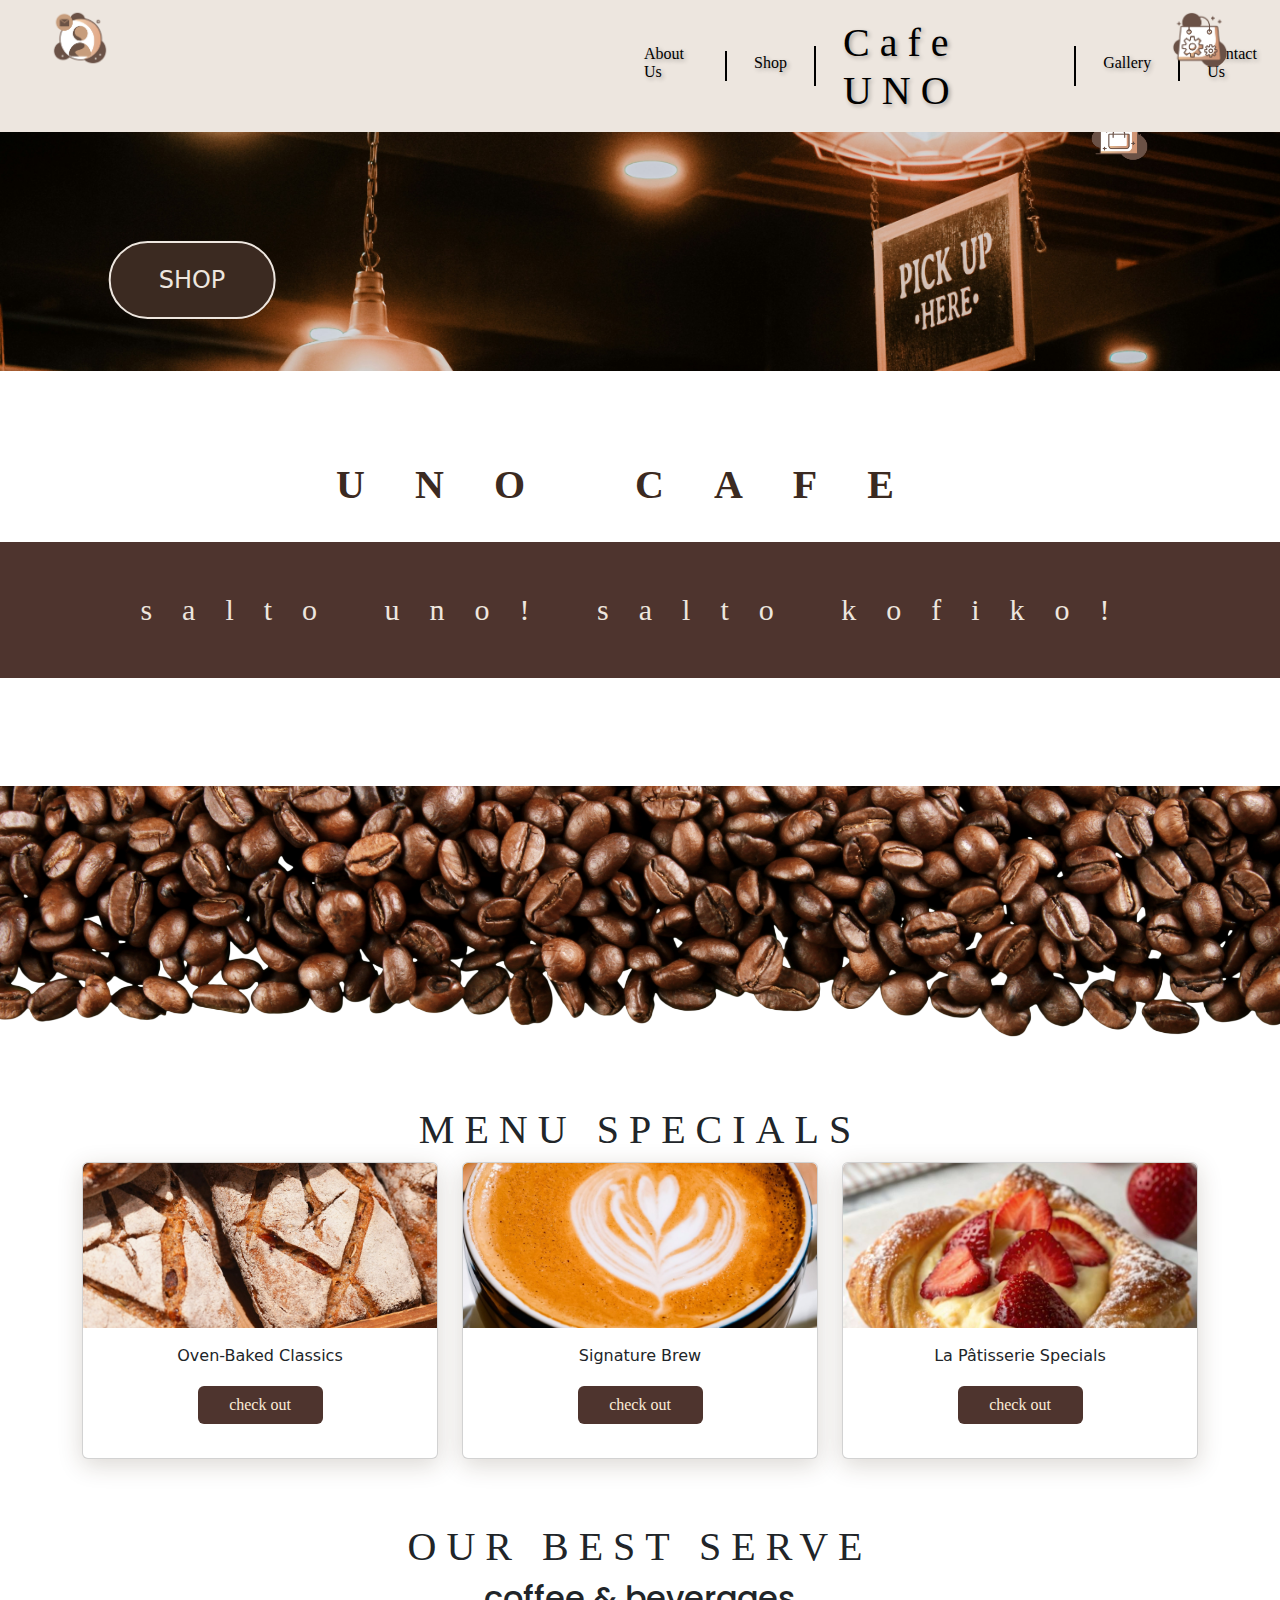
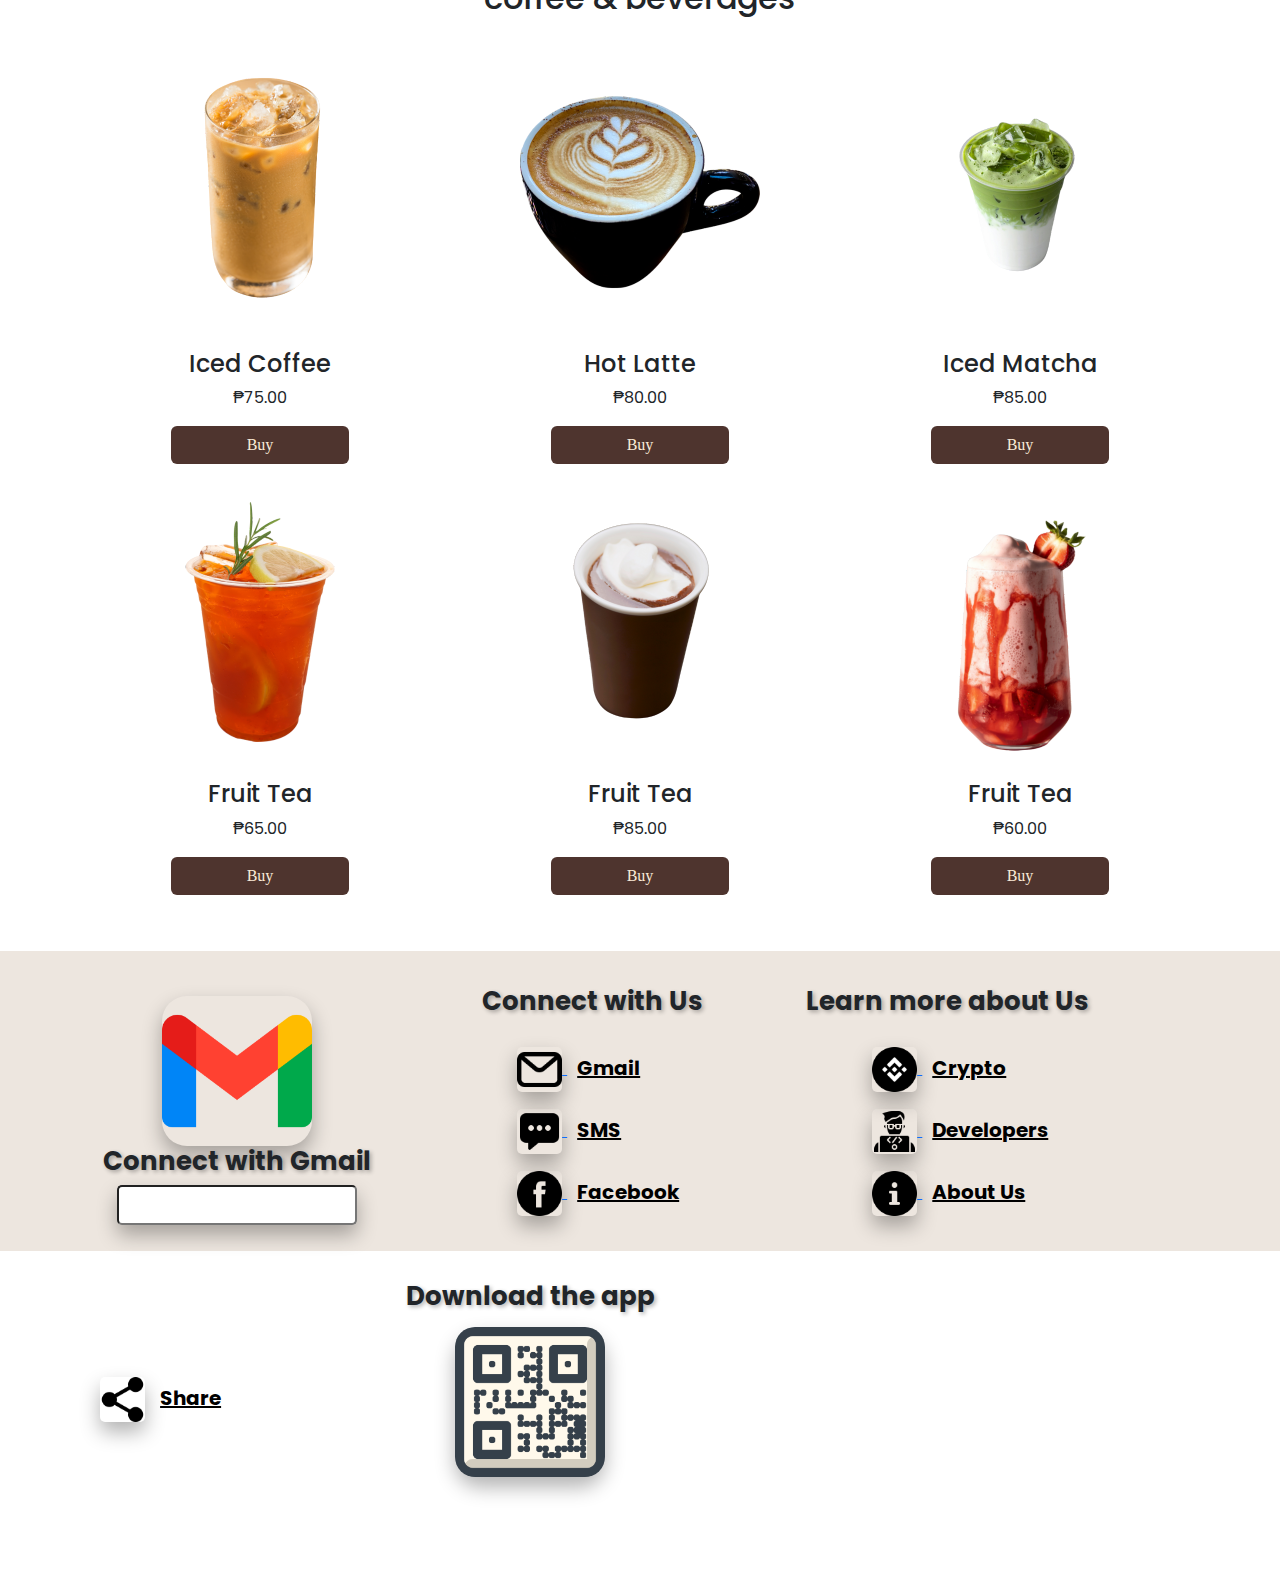
<file: APPDEV_HTML_FILE/cafe_shop.html>
<!DOCTYPE hmtl>
<html>
    <head>
        <title>Cafe UNO home page</title>
        <link href="https://cdn.jsdelivr.net/npm/bootstrap@5.3.8/dist/css/bootstrap.min.css" rel="stylesheet" integrity="sha384-sRIl4kxILFvY47J16cr9ZwB07vP4J8+LH7qKQnuqkuIAvNWLzeN8tE5YBujZqJLB" crossorigin="anonymous">
        <link rel="stylesheet" href="CAFEunoCSS.css">
        <link rel="stylesheet" href="Shop_CSS.css">
        <script src="https://cdn.jsdelivr.net/npm/@popperjs/core@2.11.8/dist/umd/popper.min.js" integrity="sha384-I7E8VVD/ismYTF4hNIPjVp/Zjvgyol6VFvRkX/vR+Vc4jQkC+hVqc2pM8ODewa9r" crossorigin="anonymous"></script>
        <script src="https://cdn.jsdelivr.net/npm/bootstrap@5.3.8/dist/js/bootstrap.min.js" integrity="sha384-G/EV+4j2dNv+tEPo3++6LCgdCROaejBqfUeNjuKAiuXbjrxilcCdDz6ZAVfHWe1Y" crossorigin="anonymous"></script>
        <!-- Bootstrap CSS -->
        <link href="https://cdn.jsdelivr.net/npm/bootstrap@5.3.3/dist/css/bootstrap.min.css" rel="stylesheet">

        <!-- Google Fonts (Poppins) -->
        <link href="https://fonts.googleapis.com/css2?family=Poppins:wght@400;600&display=swap" rel="stylesheet">

    </head>
    <body>
        <!-- NAV BAR(DO NOT CHANGE) -->
        <div class="ThisNavBar">
            <div class="Profile"><a href=""><img src="552300228_1131780648375564_8779386387967795843_n.png" alt="Profile_Icon" class="Nav_ICONS"></a></div>

            <table>
                <tr>
                    <td>
                    <div class="AboutUs"><p><a class="nav_labels" href="cafe_aboutus.html">About Us</a></p></div>
                    <td> <div class="navLINE"></div></td>
                    </td> <td>
                    <div class="Shop"><p><a class="nav_labels" href="cafe_Shop.html">Shop</p></a></div>
                    <td> <div class="navLINE2"></div></td>
                    </td> <td>
                    <div><a href="index.html"><h1 class="PageName">Cafe UNO </h1></a></div>
                    <td> <div class="navLINE2"></div></td>
                    </td> <td>
                    <div class="Gallery"><p><a class="nav_labels" href="cafe_gallery.html">Gallery </p></a></div>
                    <td> <div class="navLINE"></div></td>
                    </td> <td>
                    <div class="ContactUs"><p><a class="nav_labels" href="cafe_contacts.html">Contact Us</p></a></div>
                    </td>
                    
                </tr>
            </table>

            <div class="Menu"><a href=""><img src="552544367_1119980013628573_5628679217430505686_n.png" alt="Profile_Icon" class="Nav_ICONS"></a></div>
        </div>
        <br>






        <!-- *********** PUT YOUR CONTENTS HERE :) ********* -->

        
         
        <!-- HEADER IMAGE & SHOP BUTTON/ICON -->
    <div class="container1">
        <img class="img-fluid" src="covermain.jpeg.jpg" alt="headline cover">
        <a class="btn btn-overlay" href="#">SHOP</a>
        <a href="#">
        <img class="img img-fluid" src="SHOP ICON.png" alt="shop icon">
        </a>

    </div>

    <h1 class="title h1" id="title_h1"><b>UNO CAFE</b></h1>
    <p class="sub h3" id="sub_h3">salto uno! salto kofiko!</p>

        <img src="finalKofi.png" alt ="coffee beans" class="coverbeans img-fluid">
            


    <!-- 3 MENU SPECIALS -->
    <div class="con2">

        <div class="container cards-container">
            <h1 class="h1"><center>MENU SPECIALS</center></h1>
            <div class="row justify-content-center">
                <div class="col-md-4 col-sm-12 mb-3">
                    <div class="card menu-card h-100">
                        <img src="bread.jpg" alt="Bread" class="card-img-top">
                        <div class="card-body text-center">
                            <p class="card-text">Oven-Baked Classics</p>
                            <a href="#" class="btn btn-checkout" id="btn-color">check out</a>
                        </div>
                    </div>
                </div>
                <div class="col-md-4 col-sm-12 mb-3">
                    <div class="card menu-card h-100">
                        <img src="coffee.jpg" alt="Coffee" class="card-img-top">
                       <div class="card-body text-center">
                            <p class="card-text">Signature Brew</p>
                            <a href="#" class="btn btn-checkout" id="btn-color">check out</a>
                        </div>
                    </div>
            </div>
                <div class="col-md-4 col-sm-12 mb-3">
                    <div class="card menu-card h-100">
                        <img src="PASTRYimg_1.jpg" alt="Dessert" class="card-img-top">
                       <div class="card-body text-center">
                            <p class="card-text">La Pâtisserie Specials</p>
                            <a href="#" class="btn btn-checkout" id="btn-color">check out</a>
                        </div>
                    </div>
                </div>
            </div>
        </div>
    </div>
</div>

</div>

 <!-- PRODUCT PRICING SECTION -->
<div class="container my-5">
    <h1 class="S1 h1 text-center">OUR BEST SERVE</h1>
    <h2 class="S2 h2 text-center mb-4">coffee & beverages</h2>

    <div class="row text-center">

        <!-- PRODUCT 1 -->
        <div class="col-lg-4 col-md-3 mb-2">
            <img src="ICED COFFEE.png" class="img-fluid mb-2" alt="Iced Coffee">
            <h4 class="name">Iced Coffee</h4>
            <p class="price">₱75.00</p>
            <a href="#" class="btn btn-buy1 w-50 mx-auto d-block" id="btn-color">Buy</a>
        </div>

        <!-- PRODUCT 2 -->
        <div class="col-lg-4 col-md-3 mb-2">
            <img src="HOT LATTE.png" class="img-fluid mb-2" alt="Hot Latte">
            <h4 class="name">Hot Latte</h4>
            <p class="price">₱80.00</p>
            <a href="#" class="btn btn-buy2 w-50 mx-auto d-block" id="btn-color">Buy</a>
        </div>

        <!-- PRODUCT 3 -->
        <div class="col-lg-4 col-md-3 mb-2">
            <img src="ICED MATCHA.png" class="img-fluid mb-2" alt="Iced Matcha">
            <h4 class="name">Iced Matcha</h4>
            <p class="price">₱85.00</p>
            <a href="#" class="btn btn-buy3 w-50 mx-auto d-block" id="btn-color">Buy</a>
        </div>

        <!-- PRODUCT 4 -->
        <div class="col-lg-4 col-md-3 mb-2">
            <img src="ICED FRUIT TEA.png" class="img-fluid mb-2" alt="Fruit Tea">
            <h4 class="name">Fruit Tea</h4>
            <p class="price">₱65.00</p>
            <a href="#" class="btn btn-buy4 w-50 mx-auto d-block" id="btn-color">Buy</a>
        </div>

         <!-- PRODUCT 5 -->
        <div class="col-lg-4 col-md-3 mb-2">
            <img src="HOT CHOCOLATE.png" class="img-fluid mb-2" alt="Hot chocolate">
            <h4 class="name">Fruit Tea</h4>
            <p class="price">₱85.00</p>
            <a href="#" class="btn btn-buy5 w-50 mx-auto d-block" id="btn-color">Buy</a>
        </div>

          <!-- PRODUCT 6 -->
        <div class="col-lg-4 col-md-3 mb-2">
            <img src="frappay.png" class="img-fluid mb-2" alt="Frappe">
            <h4 class="name">Fruit Tea</h4>
            <p class="price">₱60.00</p>
            <a href="#" class="btn btn-buy6 w-50 mx-auto d-block" id="btn-color">Buy</a>
        </div>
    </div>
</div>


       

    <!-- Bootstrap JS -->
    <script src="https://cdn.jsdelivr.net/npm/bootstrap@5.3.3/dist/js/bootstrap.bundle.min.js"></script>
        




        <!-- FOOTER BAR (DO NOT CHANGE) -->
        <div class="FooterBar">
            
            <div class="FootDiv1">
                <div class="ImgDiv">
                    <center><a href=""><img src="gmail.png" class="Footer1GoogleIMG" alt="Google Image"></a></center>
                </div>
                <div>
                    <center><h3 class="ConnectTEXT">Connect with Gmail</h3></center>
                </div>
                <div class="GmailTEXTfield">
                    <center><input type="text" class="GmailINPUT"></center>
                </div>
                
            </div>

            <div class="FootDiv2">
                    <div class="Footer_top_label">
                        <center><h2 class="ConnectTEXT">Connect with Us</h2></center>
                    </div>

                    <div class="VerticalDIV_F">
                        <a href="">
                        <div class="IMG_Footer_Horizontal_div">
                            <img src="email.png" class="Footer_ICONS" alt="GmailICON">
                        </div>
                        <div class="P_Footer_div">
                            <p class="P_IconLabel">Gmail</p>
                        </div>
                        </a>
                    </div>
                        

                    <div class="VerticalDIV_F">
                        <a href="">
                        <div class="IMG_Footer_Horizontal_div">
                            <img src="chat-box.png" class="Footer_ICONS" alt="SMS_ICON">
                        </div>
                        <div class="P_Footer_div">
                            <p class="P_IconLabel">SMS</p>
                        </div>
                        </a>
                    </div>

                    <div class="VerticalDIV_F">
                        <a href="">
                        <div class="IMG_Footer_Horizontal_div">
                            <img src="facebook (1).png" class="Footer_ICONS" alt="FacebookICON">
                        </div>
                        <div class="P_Footer_div">
                            <p class="P_IconLabel">Facebook</p>
                        </div>
                        </a>
                    </div>
            </div>

            <div class="FootDiv3">
                <div class="Footer_top_label">
                        <center><h2 class="ConnectTEXT">Learn more about Us</h2></center>
                    </div>

                    <div class="VerticalDIV_F">
                        <a href="">
                        <div class="IMG_Footer_Horizontal_div">
                            <img src="binance.png" class="Footer_ICONS" alt="CryptoICON">
                        </div>
                        <div class="P_Footer_div">
                            <p class="P_IconLabel">Crypto</p>
                        </div>
                        </a>
                    </div>
                        

                    <div class="VerticalDIV_F">
                        <a href="">
                        <div class="IMG_Footer_Horizontal_div">
                            <img src="coding (1).png" class="Footer_ICONS" alt="Developers_ICON">
                        </div>
                        <div class="P_Footer_div">
                            <p class="P_IconLabel">Developers</p>
                        </div>
                        </a>
                    </div>

                    <div class="VerticalDIV_F">
                        <a href="">
                        <div class="IMG_Footer_Horizontal_div">
                            <img src="information-button.png" class="Footer_ICONS" alt="AboutUSICON">
                        </div>
                        <div class="P_Footer_div">
                            <p class="P_IconLabel">About Us</p>
                        </div>
                        </a>
                    </div>
            </div>

            <div class="FootDiv4">
                <br>
                <br>
                <br>
                <br>
                    <div class="VerticalDIV_F">
                        <a href="">
                        <div class="IMG_Footer_Horizontal_div">
                            <a href=""><img src="share.png" class="Footer_ICONS" alt="ShareICON"></a>
                        </div>
                        <div class="P_Footer_div">
                            <p class="P_IconLabel">Share</p>
                        </div>
                        </a>
                    </div>
            </div>

            <div class="FootDiv5">

                <div class="ConnectTEXT">
                    <center><h2 class="ConnectTEXT">Download the app</h2></center>
                </div>
                <div class="ImgDiv">
                    <center><img src="qr-code.png" class="Footer1GoogleIMG" alt="Google Image"></center>
                </div>
                
            </div>
        </div>
    </body>
</html>
</file>
<file: APPDEV_HTML_FILE/CAFEunoCSS.css>
body {
        display: flex;
        flex-direction: column; /* Stack children vertically */
        min-height: 100vh; /* Make the body at least full viewport height */
        margin: 0; /* Remove default margins */
        }

    .ThisNavBar{
        position: fixed;
        padding: 0.5rem;
        z-index: 1000;
        top: 0;
        border-bottom: 5px;
        width: 100%;
        background-color: rgba(237, 230, 223, 1);
        align-content: center;
    }

    .nav_labels{
        text-decoration: none;
        color: black;
    }
    
    .Profile{
        display: inline-block;
        position: absolute;
        left: 50;
        align-self: center;
    }
    
    .AboutUs{
        display: inline-block;
        margin-left: 635px;
        margin-top: 10px;
        font-family: Cormorant Garamond;
        text-shadow: 2px 2px 4px rgba(0, 0, 0, 0.3);
    }
    .Shop{
        display: inline-block;
        margin-left: 25px;
        margin-top: 10px;
        font-family: Cormorant Garamond;
        text-shadow: 2px 2px 4px rgba(0, 0, 0, 0.3);
    }
    .PageName{
        display: inline-block;
        margin-left: 25px;
        font-family: Cormorant Garamond;
        margin-top: 10px;
        text-shadow: 2px 2px 4px rgba(0, 0, 0, 0.3);
        color: black;
        text-decoration: none;
    }
    .Gallery{
        display: inline-block;
        margin-left: 25px;
        margin-top: 10px;
        font-family: Cormorant Garamond;
        text-shadow: 2px 2px 4px rgba(0, 0, 0, 0.3);
    }
    .ContactUs{
        display: inline-block;
        margin-left: 25px;
        margin-top: 10px;
        font-family: Cormorant Garamond;
        text-shadow: 2px 2px 4px rgba(0, 0, 0, 0.3);
    }
    .Menu{
        display: inline-block;
        position: absolute;
        right: 50;
        align-self: center;
        top: 10;

    }

    .navLINE{
        height: 30px;
        width: 2px;
        background-color: black;
        margin-left: 25px;
    }

    .navLINE2{
        height: 40px;
        width: 2px;
        background-color: black;
        margin-left: 25px;
    }

    .DivBody{
        height: 200px;
        flex-grow: 1;
    }

    




    /* footer div */
    .FooterBar{
        border-top: 5px;
        width: 100%;
        height: 300px; 
        background-color: rgba(237, 230, 223, 1);
        padding-top: 30px;
        padding-bottom: 30px;
        bottom: 0;
        
    }

    .FootDiv1{
        vertical-align: top;
        display: inline-block;
        width: 350px;
        height: 300px;
        margin-left: 62px;
    }
    .ImgDiv{
        margin-top: 15px;
        display: block;
        box-shadow: 0px 10px 20px 0px rgba(0, 0, 0, 0.3);
        width: 150;
        border-radius: 25px;
        margin-left: 100px;
    }
    .Footer1GoogleIMG{
        width: 150px;
        height: 150px;
        border-radius: 20px;
        display: inline-block;
    }
    .GmailINPUT{
        border-radius: 5px;
        height: 40px;
        width: 240px;
        color: black;
        box-shadow: 0px 10px 20px 0px rgba(0, 0, 0, 0.3);
    }
    .ConnectTEXT{
        font-family: Poppins;
        font-size: 26px;
        font-weight: bold;
        text-shadow: 2px 2px 4px rgba(0, 0, 0, 0.3);
    }

    .FootDiv2{
        vertical-align: top;
        display: inline-block;
        width: 350px;
        height: 300px;
        margin: 0;
    }
    .FootDiv3{
        vertical-align: top;
        display: inline-block;
        width: 350px;
        height: 300px;
        margin: 0;
    }
    .FootDiv4{
        vertical-align: top;
        display: inline-block;
        width: 350px;
        height: 300px;
        margin: 0;
    }
    .FootDiv5{
        vertical-align: top;
        display: inline-block;
        width: 350px;
        height: 300px;
        margin: 0;
    }

    .Footer_top_label{
        margin-top: 5px;
        margin-bottom: 30px;
    }

    .VerticalDiv_F{
        display: block;
        align-items: center;
        margin-left: 100px;
        margin-bottom: 10px;
    }

    .Footer_ICONS{
        height: 45px;
        width: 45px;
        display: inline-block;
        border-radius: 5px;
        box-shadow: 0px 10px 20px 0px rgba(0, 0, 0, 0.3);
    }

    .P_IconLabel{
        display: inline-block;
        font-size: 20px;
        color: black;
        margin-top: 6px;
        font-family: Poppins;
        text-decoration: underline;
    }

    .IMG_Footer_Horizontal_div{
        display: inline-block;
    }

    .P_Footer_div{
        vertical-align: top;
         display: inline-block;
         margin-left: 10px;
         font-weight: bold;
    }


    .Nav_ICONS{
        width: 60PX;
        height: 60px;
        border-radius: 25px;
    }

    a{
        color: none;
    }
    
    main {
        flex-grow: 1; /* Allows the main content to expand and push the footer down */
        margin-top: 80px;
    }

    body {
        display: flex;
        flex-direction: column;
        min-height: 100vh; /* Ensures the body takes up at least the full viewport height */
        margin: 0; /* Remove default body margin */
    }



/*     carousel1    */

    #Carousel_ONE{
        margin-top: 50px;
        height: 900px;
        width: 100%;
    }

    .IsBackground{
        position: relative;
    }

    .P_1stSet{
        top: 200px;
        left: 170px;
        z-index: 10;
        position: absolute;
        font-size: 90px;
        color: antiquewhite;
        font-family: Poppins;
        text-shadow: 2px 2px 4px rgba(0, 0, 0, 1);
    }

    .P_1stSet2{
        top: 280px;
        left: 170px;
        z-index: 10;
        position: absolute;
        font-size: 90px;
        color: antiquewhite;
        font-family: Cormorant Garamond;
        text-shadow: 2px 2px 4px rgba(0, 0, 0, 1);
    }

    .Overlay_img_1stSet{
        height: 300px;
        width: 280px;
        border-radius: 20px;
        position: absolute; 
        top: 460px;           
        left: 1450px;           
        z-index: 10;
        box-shadow: 0px 10px 20px 0px rgba(255, 255, 255, 0.5);
    }

    .Button_1stSet{
        height: 50px;
        width: 280px;
        border-radius: 20px;
        position: absolute;
        top: 780px;           
        left: 1450px;          
        z-index: 10;
        box-shadow: 0px 10px 20px 0px rgba(250, 248, 248, 0.5);
        font-family: Cormorant Garamond;
        background-color: rgba(128, 83, 45, 1);
        color: white;
        border-color: antiquewhite;
    }

    .DivLINE1_first{
        width: 300px;
        height: 3px;
        background-color: antiquewhite;
        display: inline-block;
        z-index: 10;
        position: absolute;
        top: 420px;
        left: 170px;
        box-shadow: 0px 10px 50px 0px rgba(0, 0, 0, 0.9);
        border-radius: 1px;
    }

    .MidLineTEXT_first{
        display: inline-block;
        font-family: Cormorant Garamond;
        font-size: 30px;
        font-weight: bold;
        text-shadow: 2px 2px 4px rgba(0, 0, 0, 0.6);
        z-index: 10;
        position: absolute;
        top: 400px;
        left: 480px;
        color: antiquewhite;
    }

    .DivLINE2_first{
        display: inline-block;
        width: 300px;
        height: 3px;
        background-color: antiquewhite;
        z-index: 10;
        position: absolute;
        top: 420px;
        left:623px;
        box-shadow: 0px 10px 50px 0px rgba(0, 0, 0, 0.9);
        border-radius: 1px;
    }


    /* second div */
    .SecondDIV_Home{
        height: 50px;
        width: 100%;
        margin-bottom: 20px;
    }

    .DivLINE1{
    left: 0;
    width: 850px;
    height: 3px;
    background-color: black;
    display: inline-block;
    margin-bottom: 10PX;
    }

    .MidLineTEXT{
    display: inline-block;
    font-family: Cormorant Garamond;
    font-size: 35px;
    font-weight: bold;
    text-shadow: 2px 2px 4px rgba(0, 0, 0, 0.6);
    }

    .MidLineTEXT_left{
    display: inline-block;
    font-family: Poppins;
    font-weight: bold;
    }


    .DivLINE2{
    display: inline-block;
    right: 0;
    width: 850px;
    height: 3px;
    background-color: black;
    margin-bottom: 10PX;
    }

    /* CAROUSEL_LEFT_RIGHT */
    .SecondPORTION{
        width: 100%;
        height: 650px;
        background-color: white;
    }

    .Table_DATA_second{
        margin-left: 400px;
    }

    #carouselExampleInterval2{
    width: 600px; 
    height: 400px;
    left: 255px;
    display: inline-block;
    border-width: 3px;
    border-color: black;
    border-style: solid;
    padding: 20px;
    border-radius: 50px;
    box-shadow: 0px 10px 20px 0px rgba(0, 0, 0, 0.5);
    }

    #Carousel_border{
    border-radius: 50px;
    }

 
    #carouselExampleInterval3{
    display: inline-block;
    width: 600px; 
    height: 400px;
    border-radius: 50px;
    left: 175px;
    border-width: 3px;
    border-color: black;
    border-style: solid;
    padding: 20px;
    box-shadow: 0px 10px 20px 0px rgba(0, 0, 0, 0.5);
    }

    .Line_title_Container1{
    height: 50px;
    width: 600px;
    display: inline-block;
    margin-left: 255px;
    margin-bottom: 40px;
    }

    .DivLINE1_left{
    width: 250px;
    height: 3px;
    background-color: black;
    display: inline-block;
    }
    
    .DivLINE2_left{
    display: inline-block;
    width: 250px;
    height: 3px;
    background-color: black;
    }

    .Line_title_Container2{
    height: 50px;
    width: 700px;
    display: inline-block;
    margin-left: 175px;
    margin-bottom: 40px;
    }

    .DivLINE1_right{
    width: 250px;
    height: 3px;
    background-color: black;
    display: inline-block;
    }
    
    .DivLINE2_right{
    display: inline-block;
    width: 250px;
    height: 3px;
    background-color: black;
    }



    /* THIRD PORTION */

    .ThirdPortion{
        width: 100%;
        height: 1000px;
        background-color: rgba(28, 55, 31, 1);
    }

    .DivLINE3{
    left: 0;
    width: 850px;
    height: 3px;
    background-color:  antiquewhite;
    display: inline-block;
    margin-bottom: 10PX;
    }

    .DivLINE4{
    display: inline-block;
    right: 0;
    width: 850px;
    height: 3px;
    background-color:  antiquewhite;
    margin-bottom: 10PX;
    }

    .MidLineTEXT_third{
         display: inline-block;
        font-family: Cormorant Garamond;
        font-size: 35px;
        font-weight: bold;
        color:  antiquewhite;
         text-shadow: 2px 2px 4px rgba(0, 0, 0, 0.6);
    }

    .VerticalLINE{
        height: 400px;
        width: 3px;
        background-color: antiquewhite;
        display: inline-block;
        margin-left:25px;
    }

    .tdBLOCK{
        display: inline-block;
    }

    #carouselExampleInterval4{
    width: 600px; 
    height: 400px;
    left: 200px;
    display: inline-block;
    border-width: 3px;
    border-color: antiquewhite;
    border-style: solid;
    padding: 20px;
    border-top-right-radius: 50px;
    border-bottom-right-radius: 50px;
    border-bottom-left-radius: 50px;
    }

 
    #carouselExampleInterval5{
    display: inline-block;
    width: 600px; 
    height: 400px;
    border-top-left-radius: 50px;
    border-bottom-right-radius: 50px;
    border-bottom-left-radius: 50px;
    left: 140px;
    border-width: 3px;
    border-color: antiquewhite;
    border-style: solid;
    padding: 20px;
    }
    
    #Carousel_border3{
        border-top-right-radius: 50px;
        border-bottom-right-radius: 50px;
        border-bottom-left-radius: 50px;
    }

    #Carousel_border4{
        border-top-left-radius: 50px;
        border-bottom-right-radius: 50px;
        border-bottom-left-radius: 50px;
    }

    .MidLineTEXT_LearnMORE1{
    display: inline-block;
    font-family: Poppins;
    color: antiquewhite;
    width: 600px;
    font-size: 24px;
    text-align: justify;
    }

    .MidLineTEXT_LearnMORE2{
    display: inline-block;
    font-family: Poppins;
    color: antiquewhite;
    width: 600px;
    font-size: 24px;
    text-align: justify;
    }

    .Line_title_Container3{
    height: 50px;
    width: 700px;
    display: inline-block;
    margin-left: 150px; 
    margin-bottom: 280px;
    }

    .Line_title_Container4{
    height: 50px;
    width: 700px;
    display: inline-block;
    margin-left: 200px; 
    margin-bottom: 200px;
    }

    /* ********************** CONTACT CSS ***************************** */

    .Feedback_DIV{
        width: 1200px;
        height: 750px;
        border-radius: 50px;
        border-style: solid;
        border-width: 2px;
        background-color:  rgba(28, 55, 31, 1);
    }
    
    .Feedback_DIV_BORDER{
        padding: 30PX;
        border-radius: 15px;
        height: 820px;
        width: 1270px;
        border-color: rgba(28, 55, 31, 1);
        border-width: 5px;
        border-style: solid;
        margin-left: 300px;
        margin-top: 50px;
        box-shadow: 0px 10px 10px 0px rgb(0, 0, 0, 0.5);
    }

    .form-label{
        font-size: 34px;
        font-family: Cormorant Garamond;
        color: antiquewhite;
        font-weight: bold;
        margin-left: 200px;
        text-shadow: 2px 2px 4px rgba(0, 0, 0, 0.8);
    }

    #Email_FORM{
        height: 50px;
        width: 500px;
        font-family: Cormorant Garamond;
        font-size: 26px;
        margin-left: 200px;
        border-radius: 15px;
        border-width: 5px;
        box-shadow: 0px 10px 10px 0px rgb(0, 0, 0, 0.5);
    }
    .form-text{
        margin-left: 260px;
        color: skyblue;
        font-size: 18px;
    }

    #Feedback_FORM{
        height: 400px;
        width: 800px;
        padding-bottom: 350px;
        font-family: Cormorant Garamond;
        font-size: 26px;
        margin-left: 200px;
        border-radius: 15px;
        border-style: solid;
        border-color: antiquewhite;
        border-width: 5px;
        border-width: 5px;
        box-shadow: 0px 10px 10px 0px rgb(0, 0, 0, 0.5);
    }

    #Button_FORM{
        font-family: Cormorant Garamond;
        font-size: 26px;
        width: 100px;
        height: 50px;
        margin-left: 200px;
        box-shadow: 0px 10px 10px 0px rgb(0, 0, 0, 0.5);
    }

    .DivLINE1_Contact2{
        width: 700px;
        height: 3px;
        background-color: rgba(28, 55, 31, 1);
        display: inline-block;
        margin-top: 70px;
        margin-left:40px;
        box-shadow: 0px 10px 50px 0px rgba(0, 0, 0, 0.9);
        border-radius: 1px;
    }

    .MidLineTEXT_Contact2{
        display: inline-block;
        font-family: Cormorant Garamond;
        font-size: 60px;
        font-weight: bold;
        text-shadow: 2px 2px 4px rgba(0, 0, 0, 0.6);
        margin-left: 10px;
        margin-right: 20px;
        color:rgba(28, 55, 31, 1);
    }

    .DivLINE2_Contact2{
        display: inline-block;
        width: 700px;
        height: 3px;
        background-color: rgba(28, 55, 31, 1);
        box-shadow: 0px 10px 50px 0px rgba(0, 0, 0, 0.9);
        border-radius: 1px;
    }

    .Contact_DIV{
        width: 100%;
        height: 1300px;
        background-color: antiquewhite;
    }

    .back-btn1{
            position: relative;
            left: 20px;
            font-size: 26px;
            color: antiquewhite;
            text-decoration: none;
            z-index: 10;
        }

    .Contact_title{
        position: relative;
        left: 810px;
        font-size: 60px;
        text-decoration: underline;
        color: antiquewhite;
        font-family: Poppins;
        z-index: 10;
    }

    .back_button{
        width: 50px;
        height: 50px;
        border-radius: 10px;
        background-color: antiquewhite;
        position: relative;
        z-index: 10;
        margin-top: 100px;
    }

    .back_button2{
        width: 50px;
        height: 50px;
        border-radius: 10px;
        background-color: antiquewhite;
        position: relative;
        z-index: 2;
        margin-top: 100px;
    }
    .Contact_Upper_green{
        width: 100%;
        height: 435px;
        background-color: rgba(28, 55, 31, 1);
        z-index: -1;
        position: absolute;
    }


    .Rectangle_DIV{
        width: 400px;
        height: 700px;
        background-color: rgba(51, 51, 53, 1);
        position: relative;
        z-index: 10;
        margin-top: 50px;
        margin-left: 120px;
        border-top-left-radius: 200px;
        border-top-right-radius: 200px;
        border-bottom-left-radius: 50px;
        border-bottom-right-radius: 50px;
        margin-bottom: 50px;
        box-shadow: 0px 10px 20px 0px rgba(0, 0, 0, 0.7);
    }

    .Icon_HOLDER{
        width: 400px;
        height: 400px;
        border-radius: 200px;
        background-color: antiquewhite;
        position: relative;
        z-index: 10;
        margin-top: 10px;
        margin-left: px;
    }

    .Contact_ICONS{
        width: 300px;
        height: 300px;
        margin-left: 50px;
        margin-top: 50px;
    }

    .Contact_label{
        color: white;
        font-family: Poppins;
        text-align: center;
        font-size: 30px;
        margin-top: 100px;
    }

    .Contact_label2{
        color: white;
        font-family: Poppins;
        text-align: center;
        font-size: 30px;
        margin-top: 50px;
    }

    .DivLINE1_Contact{
        width: 300px;
        height: 3px;
        background-color: antiquewhite;
        display: inline-block;
        z-index: 10;
        position: absolute;
        top: 160px;
        left: 460px;
        box-shadow: 0px 10px 50px 0px rgba(0, 0, 0, 0.9);
        border-radius: 1px;
    }

    .MidLineTEXT_Contact{
        display: inline-block;
        font-family: Cormorant Garamond;
        font-size: 60px;
        font-weight: bold;
        text-shadow: 2px 2px 4px rgba(0, 0, 0, 0.6);
        z-index: 10;
        position: absolute;
        top: 120px;
        left: 800px;
        color: antiquewhite;
    }

    .DivLINE2_Contact{
        display: inline-block;
        width: 300px;
        height: 3px;
        background-color: antiquewhite;
        z-index: 10;
        position: absolute;
        top: 160px;
        left:1110px;
        box-shadow: 0px 10px 50px 0px rgba(0, 0, 0, 0.9);
        border-radius: 1px;
    }


    /* ********************** ABOUT US CSS ************************* */

    .First_portion{
        width: 100%;
        height: 1000px;
        background-color: rgba(28, 55, 31, 1);
    }

    .DivLINE1_About{
        width: 300px;
        height: 3px;
        background-color: antiquewhite;
        display: inline-block;
        z-index: 10;
        position: absolute;
        top: 160px;
        left: 460px;
        box-shadow: 0px 10px 50px 0px rgba(0, 0, 0, 0.9);
        border-radius: 1px;
    }

    .MidLineTEXT_About{
        display: inline-block;
        font-family: Cormorant Garamond;
        font-size: 60px;
        font-weight: bold;
        text-shadow: 2px 2px 4px rgba(0, 0, 0, 0.6);
        z-index: 10;
        position: absolute;
        top: 120px;
        left: 820px;
        color: antiquewhite;
    }

    .DivLINE2_About{
        display: inline-block;
        width: 300px;
        height: 3px;
        background-color: antiquewhite;
        z-index: 10;
        position: absolute;
        top: 160px;
        left:1110px;
        box-shadow: 0px 10px 50px 0px rgba(0, 0, 0, 0.9);
        border-radius: 1px;
    }

    .About_US_Paragraph{
        width: 900px;
        text-align: center;
        color: antiquewhite;
        font-family: Cormorant Garamond;
        font-size: 26px;
        margin-top: 80px;
        margin-left: 480px;
    }

    .Second_portion{
        width: 100%;
        height: 1200px;
        background-color: white;
    }

    .DivLINE1_line{
        margin-left: 75px;
        width: 1735px;
        border-radius: 2px;
        height: 3px;
        background-color: black;
        display: inline-block;
        margin-bottom: 10PX;
        margin-top: 45px;
    }
    
    .About_td{
        width: 350px;
        height: 1000px;
        padding: 100px;
    }

    .td_line{
        height: 600px;
        width: 3px;
        border-radius: 2;
        background-color: black;
        box-shadow: 0px 10px 50px 0px rgba(0, 0, 0, 0.9);
    }
    
    .about-tr{
        margin-left: 20px;
        margin-top: 50px;
    }

    .img-1{
        width: 400px;
        height: 400px;
        background-color: black;
        border-radius: 50px;
        margin-left: 23px;
        top: 20px;
        box-shadow: 0px 10px 50px 0px rgba(0, 0, 0, 0.9);
        object-fit: cover;
    }


    .Vertical-img{
        width: 400px;
        height: 800px;
        background-color: black;
        border-radius: 50px;
        margin-left: 10px;
        box-shadow: 0px 10px 50px 0px rgba(0, 0, 0, 0.9);
        object-fit: cover;
    }



    .Third_portion{
        width: 100%;
        height: 600px;
        background-color: rgba(133, 155, 71, 1);
    }

    .about-tr1{
        margin-left: 150px;
    }

    .Vision_p{
        font-family: Poppins;
        font-size: 26px;
        margin-bottom: px;
        margin-top: 100px;
        text-align: center;
        font-weight: bold;
        text-shadow: 2px 2px 4px rgba(0, 0, 0, 0.6);
    }
    .Vision_p1{
        font-family: Poppins;
        font-size: 26px;
        margin-top: 30px;
        text-align: center;
    }


    .About_td3{
        width: 350px;
        height: 1000px;
        padding-left: 90px;
        padding-right: 90px;
    }

    .img-3{
        width: 400px;
        height: 400px;
        background-color: black;
        border-radius: 50px;
        margin-left: 23px;
        top: 20px;
        box-shadow: 0px 10px 50px 0px rgba(0, 0, 0, 0.9);
        margin-bottom: 300px;
    }

    .Last_text{
        font-family: Poppins;
        font-size: 34px;
        margin-bottom: 500px;
        margin-top: 100px;
        text-align: center;
        width: 500px;
        color: antiquewhite;
    }

    #ImgID{
        width: 300px;
        height: 350px;
        object-fit: cover;
    }
</file>
<file: APPDEV_HTML_FILE/Gallery_CSS.css>
/* ******************** GALLERY CSS ************************* */

        :root {
            --primary-brown: #8B6C53;
            --primary-cream: #F8F3E0;
            --primary-black: #000000;

            --secondary-deepfir: #062E1A;
            --secondary-mountain: #84A86C;
            --secondary-moss: #8B6A45;
            --secondary-air: #D8D9D7;
            --secondary-pitre: #B4D232;

            --neutral-dark: #3C3C3C;
            --neutral-white: #FFFFFF;
        }

        .Gallery_BODY{
            background: var(--primary-cream);
            font-family: "Poppins", sans-serif;
            margin: 0;
        }

        /* HEADER */
        header {
            background: var(--neutral-dark);
            padding: 15px 0;
            text-align: center;
            position: relative;
        }

        header span {
            font-family: "Cormorant Garamond", serif;
            font-size: 22px;
            color: var(--neutral-white);
        }

        .back-btn {
            position: absolute;
            left: 20px;
            font-size: 26px;
            color: var(--neutral-white);
            text-decoration: none;
            transition: 0.3s;
        }

        .back-btn:hover {
            color: var(--primary-brown);
            transform: scale(1.15);
        }

        .divider-line {
            flex: 1;
            height: 2px;
            background: var(--primary-brown);
            margin: 0 15px;
        }

        .category {
            font-size: 22px;
            font-weight: 700;
            margin: 20px 0 10px;
            color: var(--secondary-deepfir);
        }

        .product-label {
            text-align: center;
            font-weight: 600;
            margin-top: 10px;
            color: var(--neutral-dark);
            font-family: Poppins;
        }

        .carousel-item img {
            width: 100%;
            height: 260px;
            object-fit: cover;
            border-radius: 10px;
            border: 3px solid var(--secondary-mountain);
        }
</file>
<file: APPDEV_HTML_FILE/Shop_CSS.css>
body {
            margin: 0;
            font-family: 'Poppins', sans-serif;
        }

        /* CONTAINER FOR IMAGE */
        .container1 {
            position: relative;
            width: 100%;
            overflow: hidden;
        }

        .container1 img {
            width: 100%;
            height: auto;
            display: block;
        }

        /* BUTTON-OVERLAY */
        .container1 .btn-overlay {
            position: absolute;
            left: 15%;
            bottom: 15%;
            transform: translateX(-50%);
            background: #3B2A21;
            color: #EDE6DF;
            border-radius: 50px;
            border: 2px solid #EDE6DF;
            font-size: clamp(1rem, 2vw, 1.5rem);
            padding: 0.8em 2em;
            cursor: pointer;
            transition: all 0.2s ease-in-out;
            z-index: 2;
        }

        .container1 .btn-overlay:hover {
            background-color: #EDE6DF;
            color: #3B2A21;
            border-color: #3B2A21;
        }

        .container1 .img{
            position: absolute;
            right: 10%;
            bottom: 60%;
            width: 65px;
            height: 60px;
        }

        #btn-color{
            background-color: #4e342e;
            color: antiquewhite;
            font-family: Poppins sans-serif;
        }


           /* TITLE & SUB-TITLE [TYPOGRAPHY] */
        .title{
            margin-top: 90px;
            letter-spacing: 50px;
            text-align: center;
            color: #3B2A21;
        }

        #title_h1{
            margin-top: 90px;
            letter-spacing: 50px;
            text-align: center;
            color: #3B2A21;
        }

        .sub{
            font-family: 'Poppins', sans-serif;
            margin-top: 25px;
            letter-spacing: 30px;
            text-align: center;
            background-color: #4e342e;
            color: #EDE6DF;
        }

        #sub_h3{
            font-family: Poppins sans-serif;
            margin-top: 25px;
            letter-spacing: 30px;
            text-align: center;
            background-color: #4e342e;
            padding: 50px;
            color: #EDE6DF;
            font-size: 30px;
        }

         /* COVER IMAGE [IMAGE-FLUID] */
        .coverbeans {     
        width: 100%;          
        height: auto;          
        margin-top: 100px;           
}
        /* MENU SPECIALS [CARDS] */
        .con2 {
            margin-top: 5%;
        }

        body {
            font-family: 'Cormorant Garamond', serif;
        }

        h1 {
            font-family: 'Cormorant Garamond', serif;
            letter-spacing: 10px;
            font-weight: 700;
        }

        .cards-container {
            width: 100%;
        }

        .menu-card {
            border-radius: 18px;
            overflow: hidden;
            box-shadow: 0 6px 24px rgba(65, 42, 21, 0.19);
            background: rgba(255, 255, 255, 0.94);
            margin-bottom: 8px;
        }

        .card-img-top {
            height: 165px;
            object-fit: cover;
        }

        .btn-checkout {
            background-color: #4e342e;
            color: #fff;
            font-weight: bold;
            border-radius: 10px;
            width: 125px;
            margin-bottom: 10px;
            border: none;
            transition: background 0.2s;
            margin-top: 2px;
            
        }

        .btn-checkout:hover {
            background-color: #6d4c41;
        }

        .card-body {
            text-align: center;
            padding-top: 10px;
            padding-bottom: 0;
        }

        @media (max-width: 991px) {
            .card-img-top {
                height: 120px;
            }

            .cards-overlay {
                padding: 9px 0;
            }
        }

        @media (max-width: 767px) {
            .specials-title {
                font-size: 1.15rem;
            }

            .menu-card {
                margin-bottom: 22px;
            }

            .cards-overlay {
                flex-direction: column;
                gap: 20px;
            }
        }


        .S1{
            font-family: 'Cormorant Garamond', serif;
            text-align: center;
            margin-top: 100px;
        }
        .S2{
            font-family: 'Poppins', san-serif;
            text-align: center;
        }




        /* PRODUCT PRICING [IMAGE-FLUID , BTN, TYPOGRAPHY] */

        .name {
            font-family: 'Poppins', sans-serif;
        }

        .price{
            font-family: 'Poppins', sans-serif;
        }

        .btn-buy1, .btn-buy2, .btn-buy3, .btn-buy4, .btn-buy5, .btn-buy6 {
            background-color: #3B2A21;
            color: #EDE6DF;
            border-radius: 5px;
            transition: 0.2s;
        }

        .btn-buy1:hover, .btn-buy2:hover, .btn-buy3:hover, .btn-buy4:hover, .btn-buy5:hover, .btn-buy6:hover {
            background-color: #6d4c41;
        }
</file>
